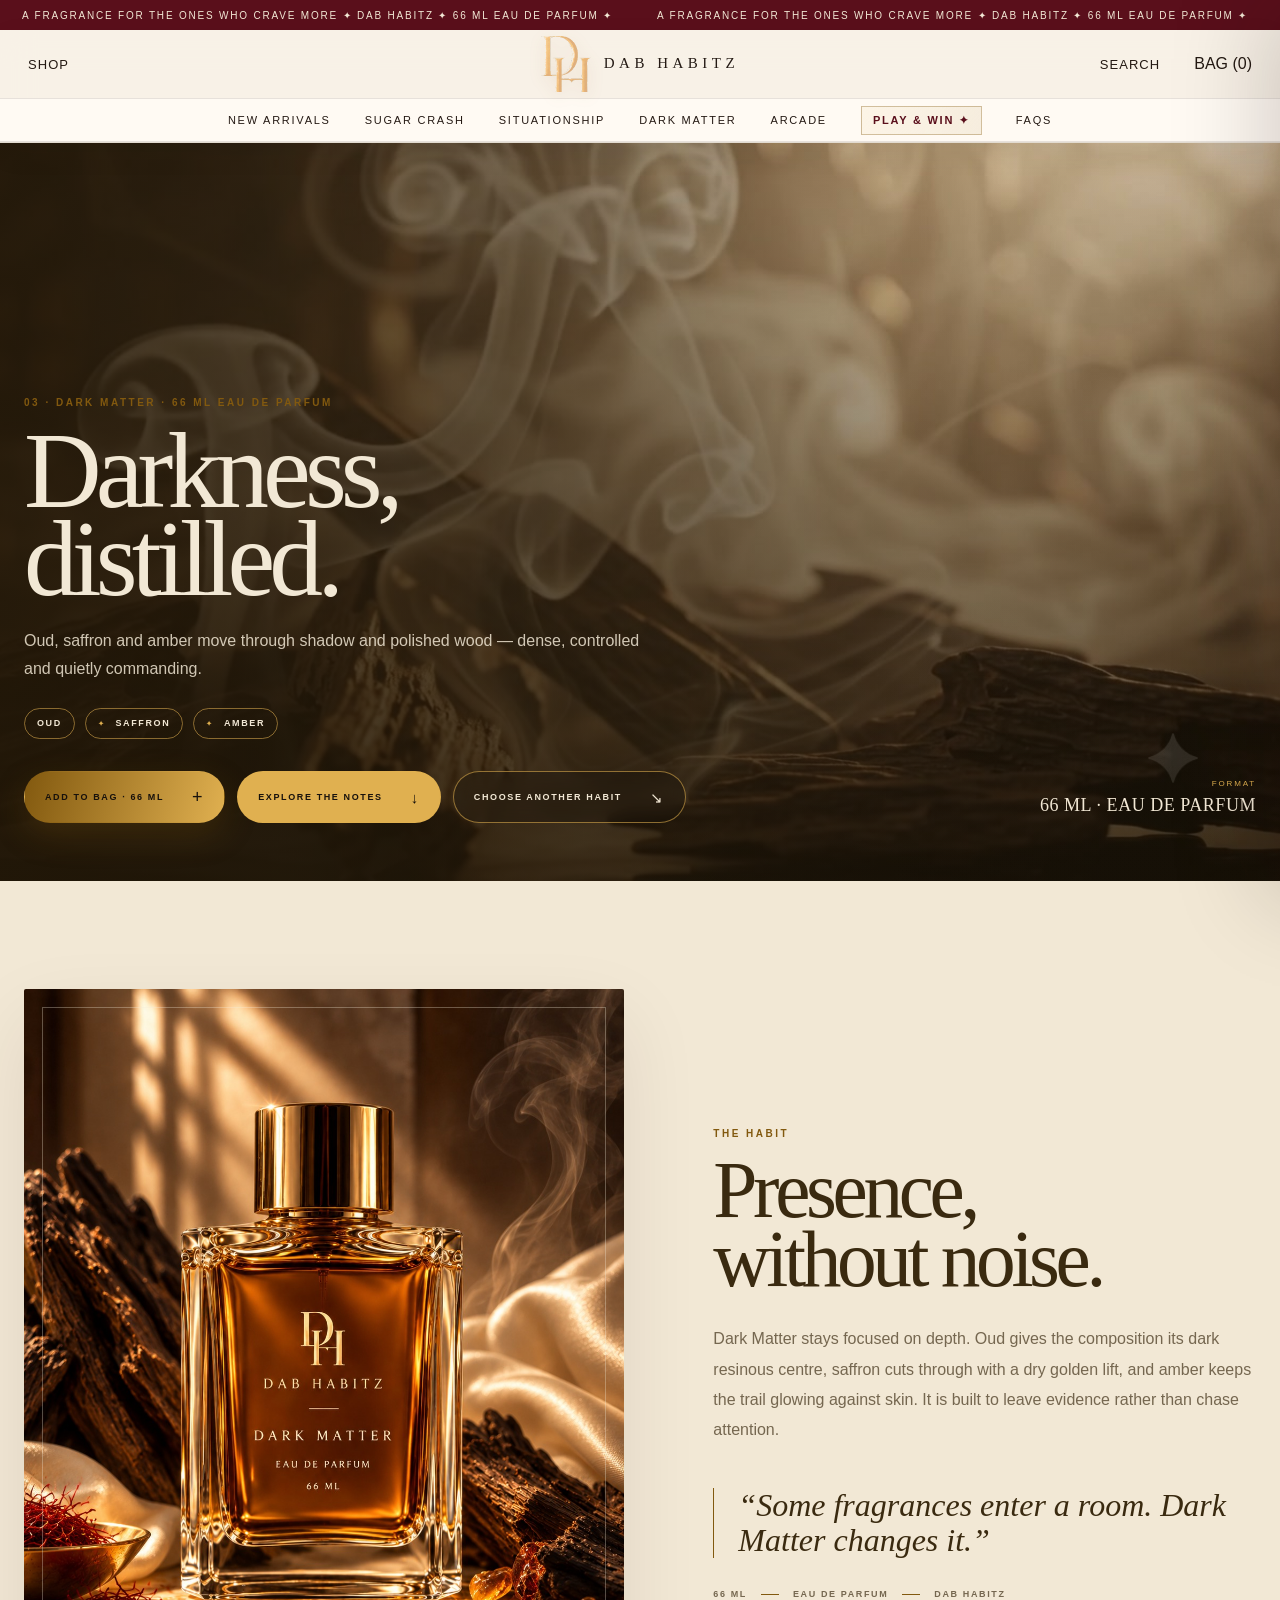
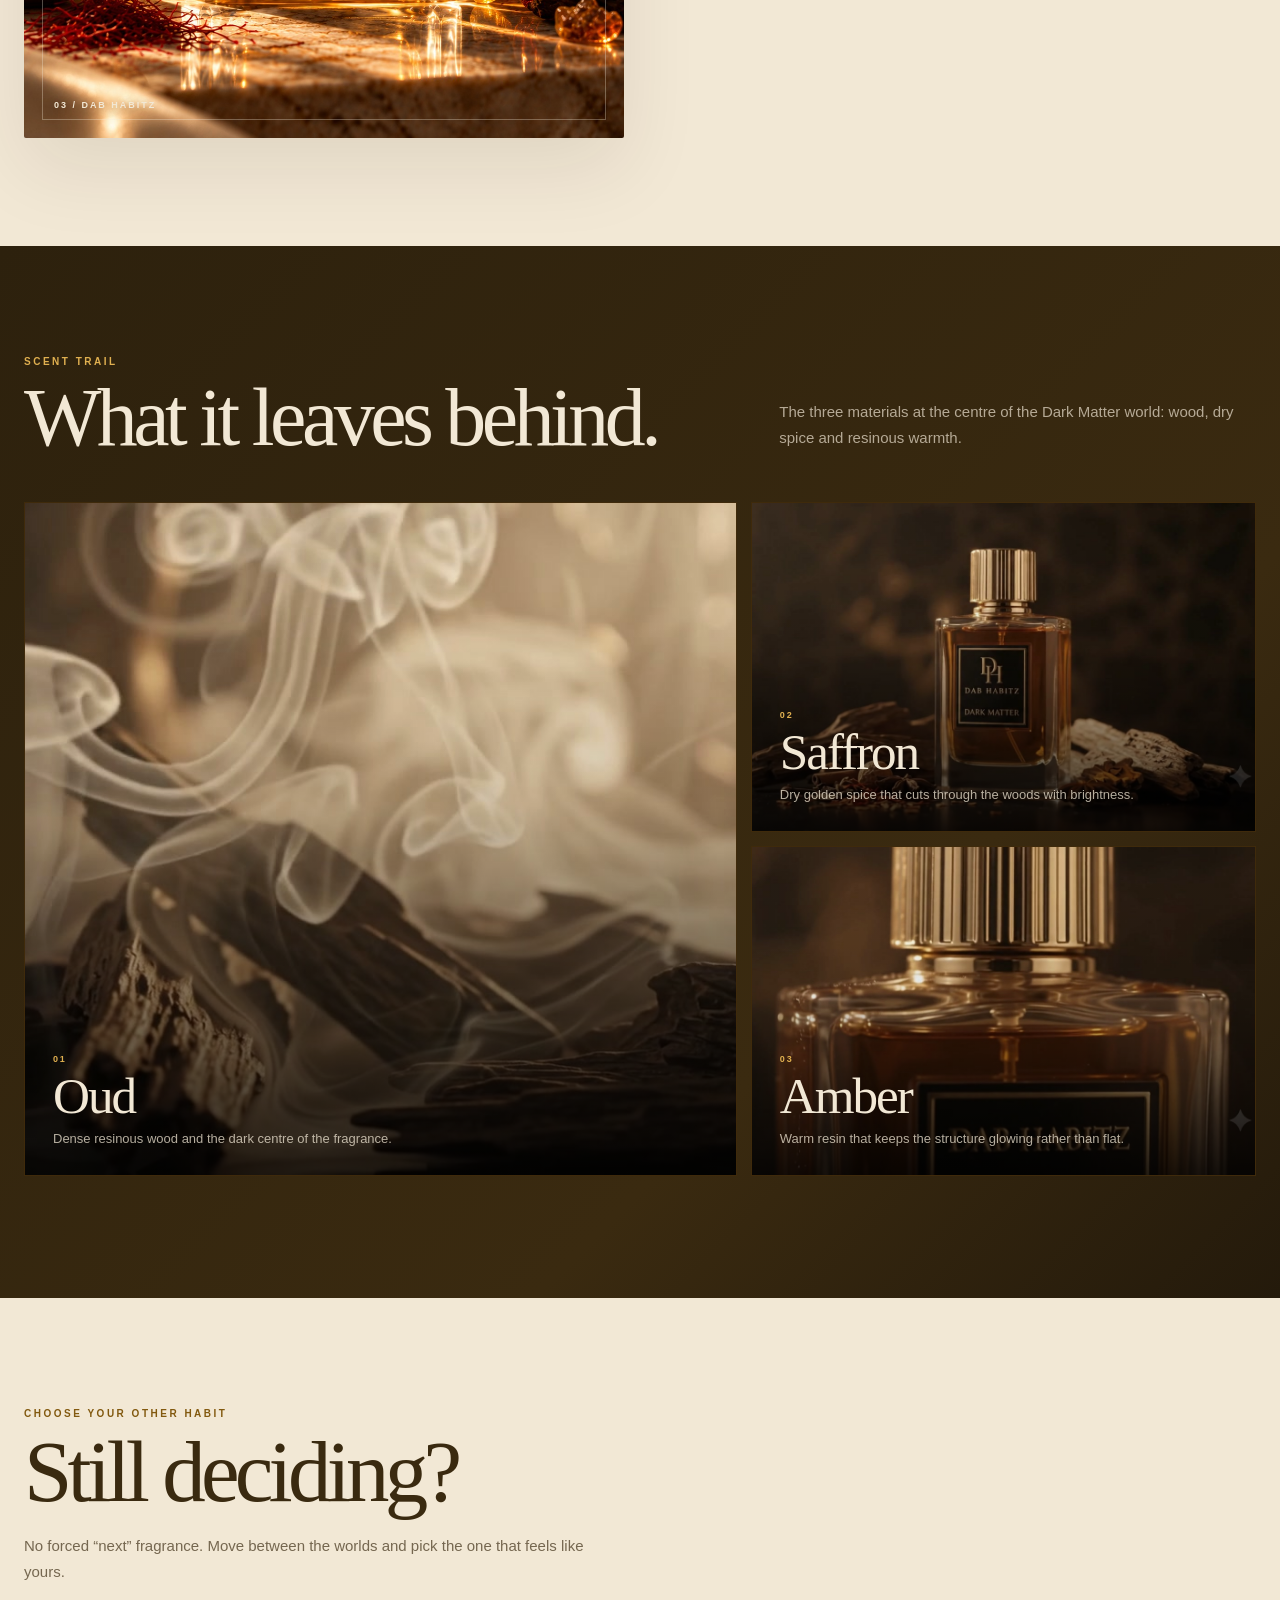
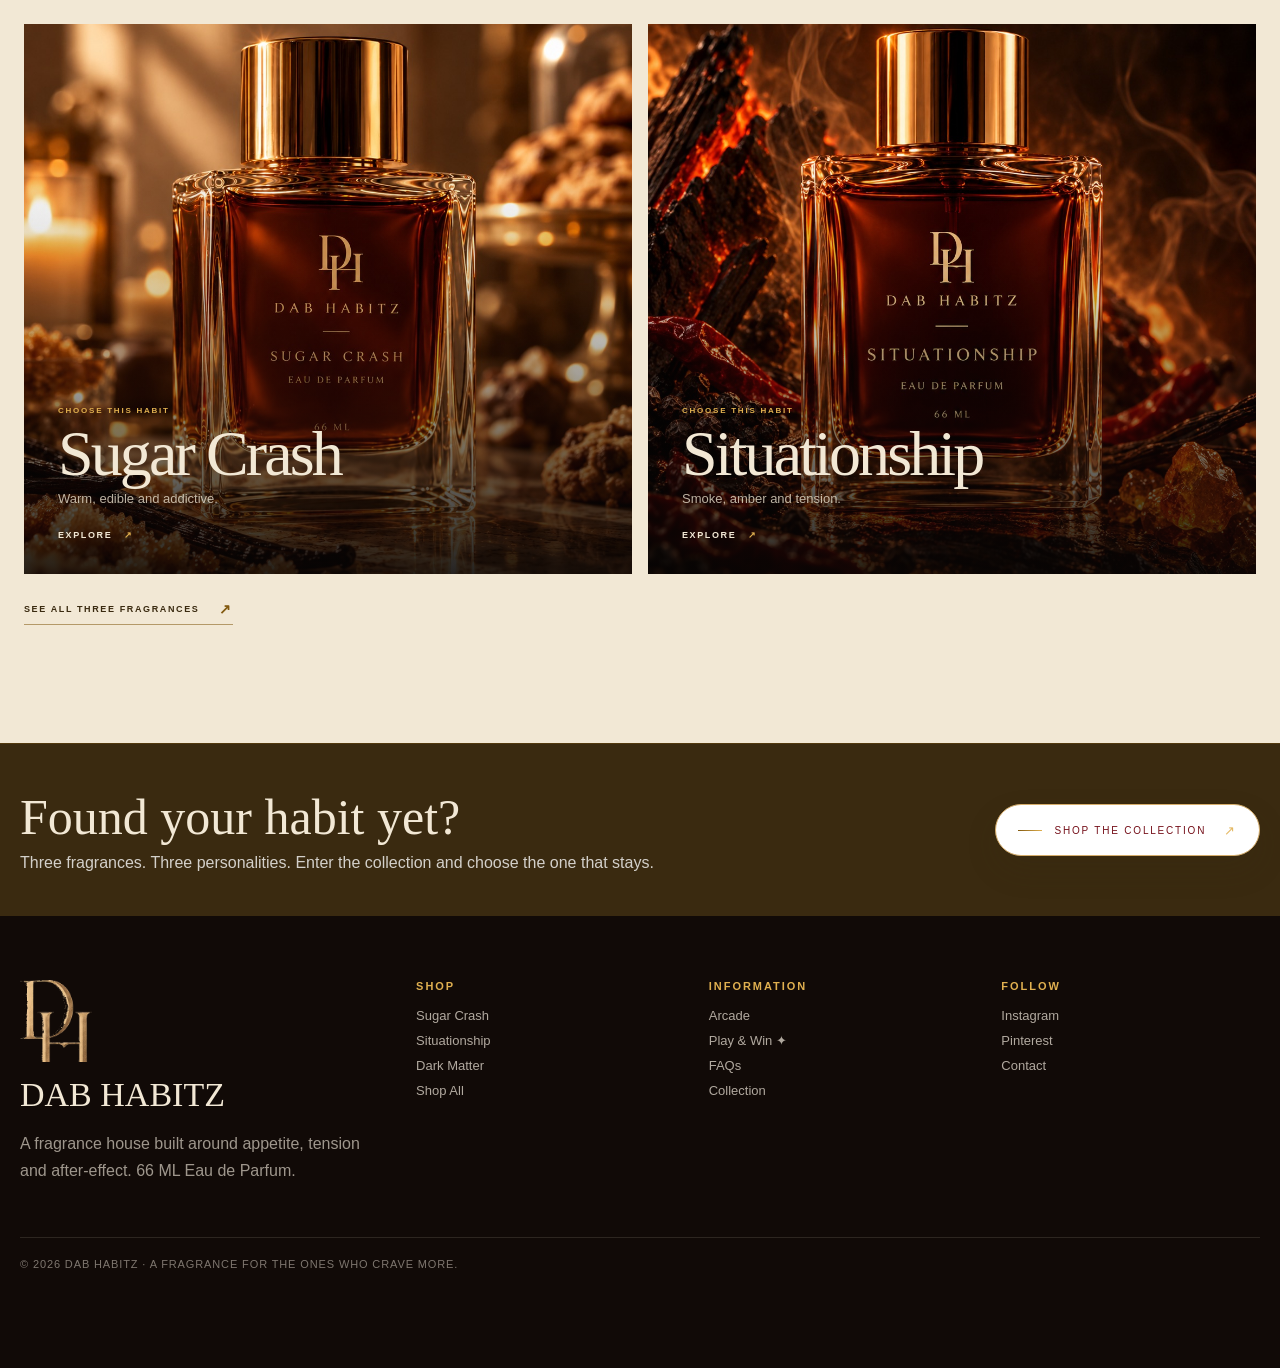
<file: darkmatter/index.html>
<!DOCTYPE html>
<html><head><meta charset="utf-8"/><meta content="width=device-width,initial-scale=1" name="viewport"/><title>Dark Matter — Dab Habitz</title><link href="../assets/bbb-dab.css" rel="stylesheet"/><link href="../assets/arcade-nudge.css" rel="stylesheet"/><link href="../assets/final-mobile.css" rel="stylesheet"/><link href="../assets/final-polish.css" rel="stylesheet"/></head><body class="product-page dark-matter-page"><div class="announcement"><div class="announcement-track"><span>A FRAGRANCE FOR THE ONES WHO CRAVE MORE ✦ DAB HABITZ ✦ 66 ML EAU DE PARFUM ✦</span><span>A FRAGRANCE FOR THE ONES WHO CRAVE MORE ✦ DAB HABITZ ✦ 66 ML EAU DE PARFUM ✦</span><span>A FRAGRANCE FOR THE ONES WHO CRAVE MORE ✦ DAB HABITZ ✦ 66 ML EAU DE PARFUM ✦</span><span>A FRAGRANCE FOR THE ONES WHO CRAVE MORE ✦ DAB HABITZ ✦ 66 ML EAU DE PARFUM ✦</span></div></div>
<header class="header"><div class="container header-top"><div class="icon-row"><button class="icon-btn menu-btn" data-menu="">☰</button><a class="icon-btn hide-mobile" href="../index.html#collection">SHOP</a></div><a class="brand" href="../index.html"><img alt="Dab Habitz" src="../assets/logo.png"/><span class="brand-word">DAB HABITZ</span></a><div class="icon-row end"><a class="icon-btn hide-mobile" href="../index.html#faq">SEARCH</a><button aria-label="Open bag" class="icon-btn cart-nav-trigger" data-cart-open="" type="button">BAG (<span data-cart-count="">0</span>)</button></div></div><nav class="desktop-nav"><div class="container"><a href="../index.html#collection">New Arrivals</a><a href="../sugarcrash/index.html">Sugar Crash</a><a href="../situationship/index.html">Situationship</a><a href="../darkmatter/index.html">Dark Matter</a><a href="../index.html#play-win">Arcade</a><a class="nav-play-win" href="../play-win/index.html">Play &amp; Win ✦</a><a href="../index.html#faq">FAQs</a></div></nav></header><main class="frg-main">
<section aria-label="Dark Matter campaign" class="frg-hero">
<video autoplay="" loop="" muted="" playsinline="" poster="../assets/dark-matter-stage-poster.jpg" preload="metadata"><source src="../assets/dark-matter-stage.mp4" type="video/mp4"/></video>
<div class="frg-hero-shade"></div>
<div class="container frg-hero-inner">
<div class="frg-hero-copy">
<div class="frg-kicker">03 · DARK MATTER · 66 ML EAU DE PARFUM</div>
<h1>Darkness,<br/>distilled.</h1>
<p>Oud, saffron and amber move through shadow and polished wood — dense, controlled and quietly commanding.</p>
<div aria-label="Key scent trail" class="frg-trail"><span>OUD</span><span>SAFFRON</span><span>AMBER</span></div>
<div class="frg-actions"><button class="frg-btn frg-btn-cart" data-add-cart="darkmatter" type="button">ADD TO BAG · 66 ML <span>+</span></button>
<a class="frg-btn frg-btn-solid" href="#notes">EXPLORE THE NOTES <span>↓</span></a>
<a class="frg-btn frg-btn-ghost" href="#choose">CHOOSE ANOTHER HABIT <span>↘</span></a>
</div>
</div>
<div class="frg-format"><span>FORMAT</span><strong>66 ML · EAU DE PARFUM</strong></div>
</div>
</section>
<section class="frg-story">
<div class="container frg-story-grid">
<figure class="frg-story-media"><img alt="Dark Matter bottle" src="../assets/dark-matter-portrait.jpg"/><figcaption>03 / DAB HABITZ</figcaption></figure>
<div class="frg-story-copy">
<div class="frg-kicker">THE HABIT</div>
<h2>Presence,<br/>without noise.</h2>
<p>Dark Matter stays focused on depth. Oud gives the composition its dark resinous centre, saffron cuts through with a dry golden lift, and amber keeps the trail glowing against skin. It is built to leave evidence rather than chase attention.</p>
<blockquote>“Some fragrances enter a room. Dark Matter changes it.”</blockquote>
<div class="frg-story-meta"><span>66 ML</span><i></i><span>EAU DE PARFUM</span><i></i><span>DAB HABITZ</span></div>
</div>
</div>
</section>
<section class="frg-notes" id="notes">
<div class="container">
<div class="frg-notes-head">
<div><div class="frg-kicker">SCENT TRAIL</div><h2>What it leaves behind.</h2></div>
<p>The three materials at the centre of the Dark Matter world: wood, dry spice and resinous warmth.</p>
</div>
<div class="frg-note-grid"><article class="frg-note-card">
<img alt="Oud visual" loading="lazy" onerror="this.onerror=null;this.src='../assets/dark-note-01.jpg'" referrerpolicy="no-referrer" src="../assets/dark-note-01.jpg"/>
<div class="frg-note-copy"><small>01</small><h3>Oud</h3><p>Dense resinous wood and the dark centre of the fragrance.</p></div>
</article><article class="frg-note-card">
<img alt="Saffron visual" loading="lazy" onerror="this.onerror=null;this.src='../assets/dark-note-02.jpg'" referrerpolicy="no-referrer" src="https://images.pexels.com/photos/33654800/pexels-photo-33654800.jpeg?auto=compress&amp;cs=tinysrgb&amp;w=1400"/>
<div class="frg-note-copy"><small>02</small><h3>Saffron</h3><p>Dry golden spice that cuts through the woods with brightness.</p></div>
</article><article class="frg-note-card">
<img alt="Amber visual" loading="lazy" onerror="this.onerror=null;this.src='../assets/dark-note-03.jpg'" referrerpolicy="no-referrer" src="https://images.pexels.com/photos/35963723/pexels-photo-35963723.jpeg?auto=compress&amp;cs=tinysrgb&amp;w=1400"/>
<div class="frg-note-copy"><small>03</small><h3>Amber</h3><p>Warm resin that keeps the structure glowing rather than flat.</p></div>
</article></div>
</div>
</section>
<section class="frg-choose" id="choose">
<div class="container">
<div class="frg-choose-head"><div class="frg-kicker">CHOOSE YOUR OTHER HABIT</div><h2>Still deciding?</h2><p>No forced “next” fragrance. Move between the worlds and pick the one that feels like yours.</p></div>
<div class="frg-choice-grid"><a class="frg-choice" href="../sugarcrash/index.html">
<img alt="Sugar Crash perfume" src="../assets/sugar-crash-portrait.jpg"/>
<span class="frg-choice-shade"></span>
<div class="frg-choice-copy"><small>CHOOSE THIS HABIT</small><h3>Sugar Crash</h3><p>Warm, edible and addictive.</p><b>EXPLORE <i>↗</i></b></div>
</a><a class="frg-choice" href="../situationship/index.html">
<img alt="Situationship perfume" src="../assets/situationship-portrait.jpg"/>
<span class="frg-choice-shade"></span>
<div class="frg-choice-copy"><small>CHOOSE THIS HABIT</small><h3>Situationship</h3><p>Smoke, amber and tension.</p><b>EXPLORE <i>↗</i></b></div>
</a></div>
<a class="frg-all" href="../index.html#collection">SEE ALL THREE FRAGRANCES <span>↗</span></a>
</div>
</section>
</main><section class="login-banner"><div class="container login-grid"><div><h2>Found your habit yet?</h2><p>Three fragrances. Three personalities. Enter the collection and choose the one that stays.</p></div><a class="btn light" href="../index.html#collection">Shop the collection</a></div></section><footer class="footer"><div class="container"><div class="footer-grid"><div class="footer-brand"><img alt="Dab Habitz" src="../assets/logo.png"/><h3>DAB HABITZ</h3><p>A fragrance house built around appetite, tension and after-effect. 66 ML Eau de Parfum.</p></div><div><h4>Shop</h4><a href="../sugarcrash/index.html">Sugar Crash</a><a href="../situationship/index.html">Situationship</a><a href="../darkmatter/index.html">Dark Matter</a><a href="../index.html#collection">Shop All</a></div><div><h4>Information</h4><a href="../index.html#play-win">Arcade</a><a class="nav-play-win" href="../play-win/index.html">Play &amp; Win ✦</a><a href="../index.html#faq">FAQs</a><a href="../index.html#collection">Collection</a></div><div><h4>Follow</h4><a href="#">Instagram</a><a href="#">Pinterest</a><a href="#">Contact</a></div></div><div class="copyright">© 2026 DAB HABITZ · A FRAGRANCE FOR THE ONES WHO CRAVE MORE.</div></div></footer><nav class="mobile-nav"><a href="../index.html"><b>⌂</b>Home</a><a href="../index.html#collection"><b>◫</b>Collection</a><a href="../index.html#faq"><b>⌕</b>Search</a><a class="mobile-play-win" href="../play-win/index.html"><b>✦</b>Play</a><a href="../index.html#collection"><b>○</b>Bag</a></nav><script src="../assets/bbb-dab.js"></script><script src="../assets/arcade-nudge.js"></script><script src="../assets/cart.js"></script></body></html>
</file>
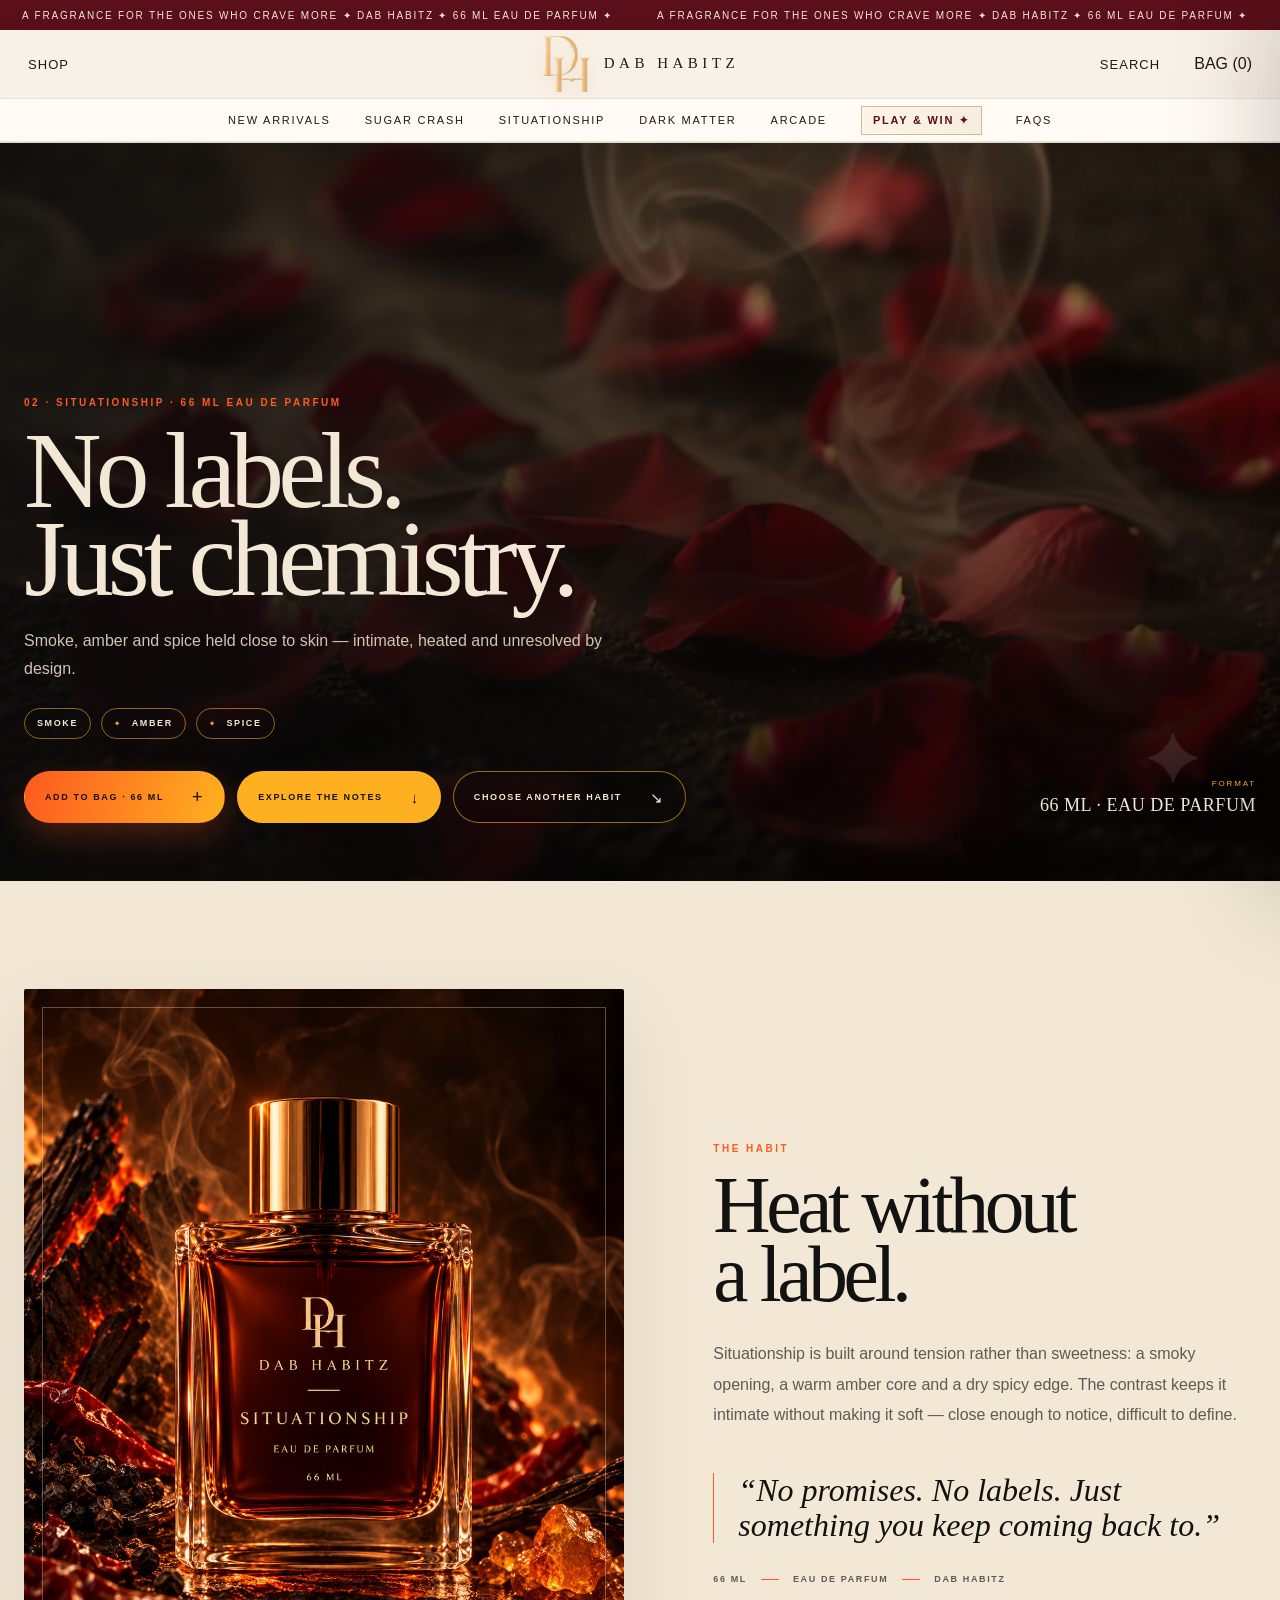
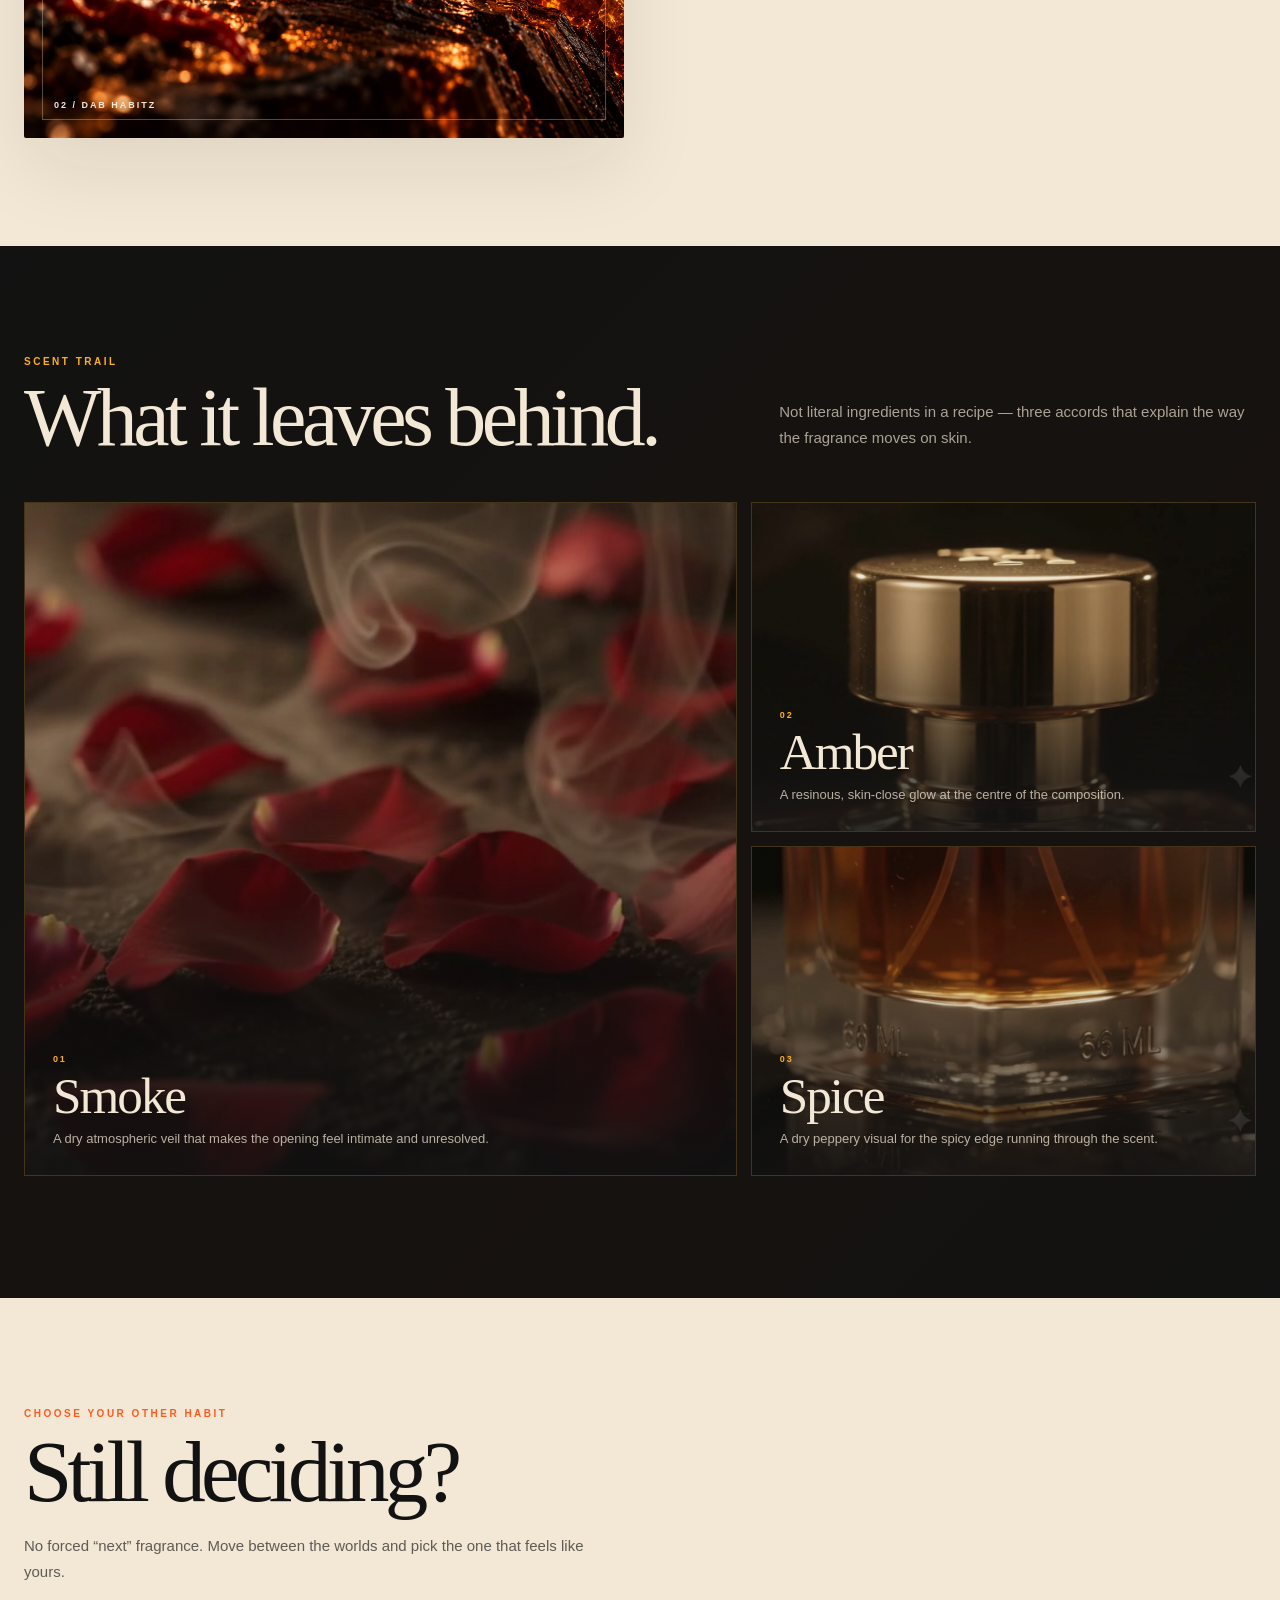
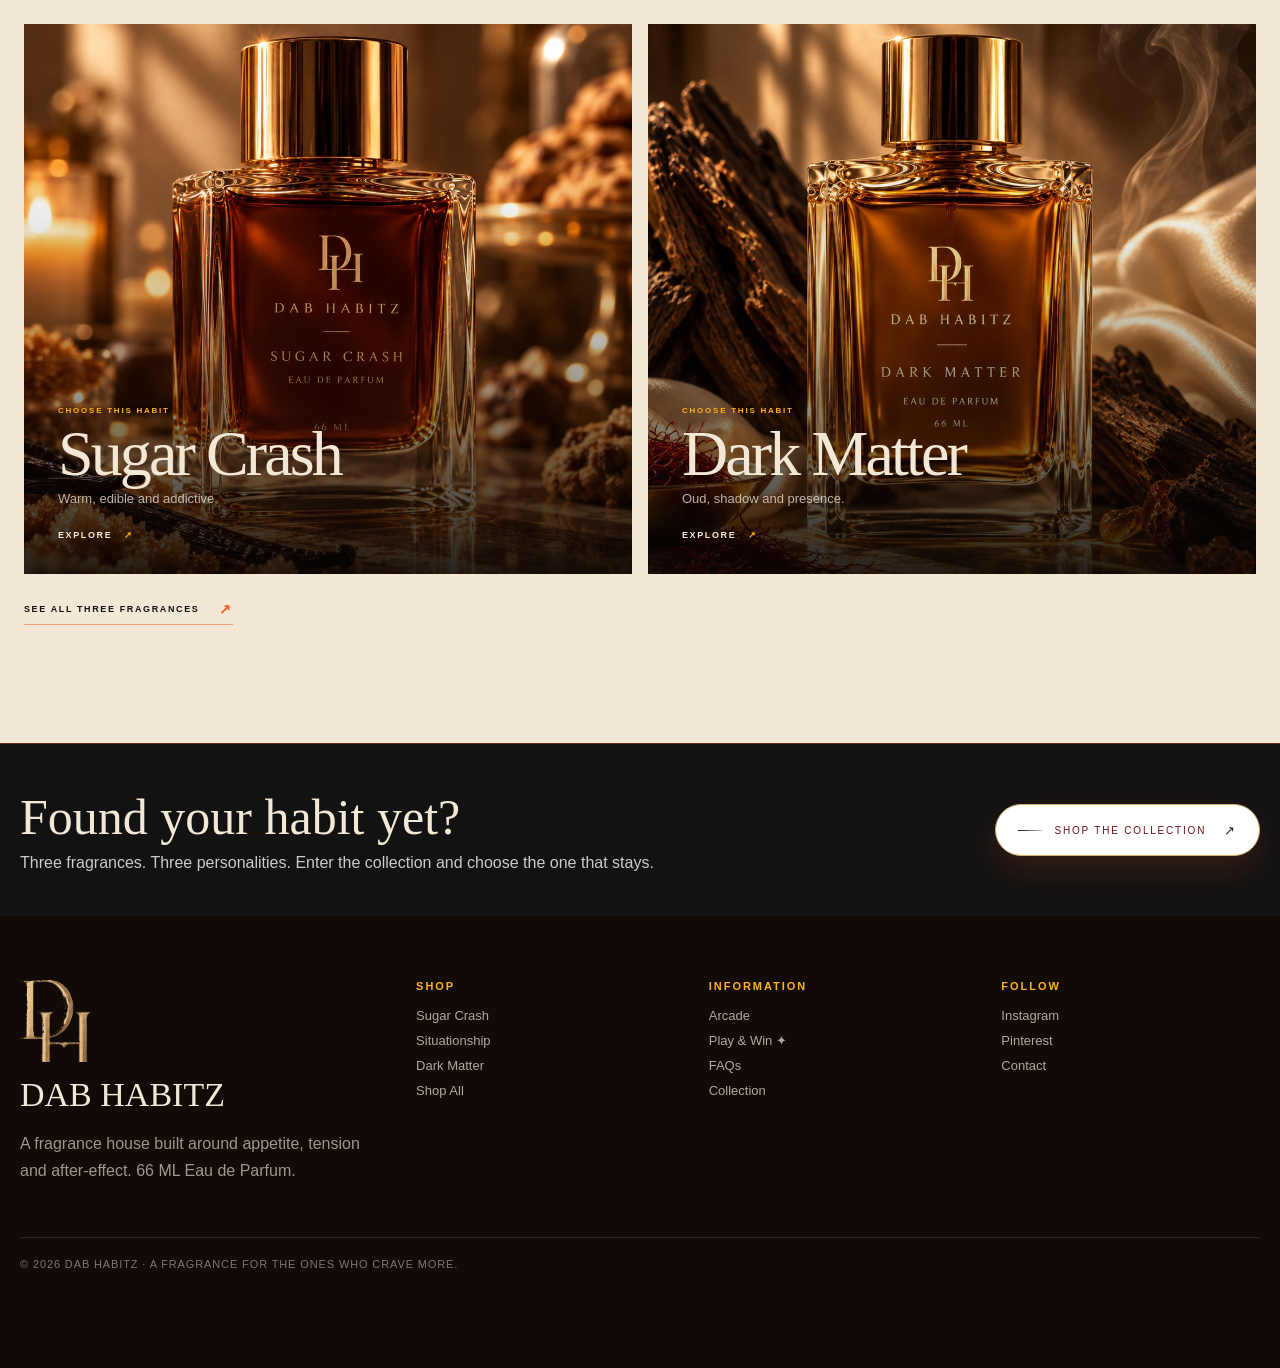
<file: situationship/index.html>
<!DOCTYPE html>
<html><head><meta charset="utf-8"/><meta content="width=device-width,initial-scale=1" name="viewport"/><title>Situationship — Dab Habitz</title><link href="../assets/bbb-dab.css" rel="stylesheet"/><link href="../assets/arcade-nudge.css" rel="stylesheet"/><link href="../assets/final-mobile.css" rel="stylesheet"/><link href="../assets/final-polish.css" rel="stylesheet"/></head><body class="product-page situationship-page"><div class="announcement"><div class="announcement-track"><span>A FRAGRANCE FOR THE ONES WHO CRAVE MORE ✦ DAB HABITZ ✦ 66 ML EAU DE PARFUM ✦</span><span>A FRAGRANCE FOR THE ONES WHO CRAVE MORE ✦ DAB HABITZ ✦ 66 ML EAU DE PARFUM ✦</span><span>A FRAGRANCE FOR THE ONES WHO CRAVE MORE ✦ DAB HABITZ ✦ 66 ML EAU DE PARFUM ✦</span><span>A FRAGRANCE FOR THE ONES WHO CRAVE MORE ✦ DAB HABITZ ✦ 66 ML EAU DE PARFUM ✦</span></div></div>
<header class="header"><div class="container header-top"><div class="icon-row"><button class="icon-btn menu-btn" data-menu="">☰</button><a class="icon-btn hide-mobile" href="../index.html#collection">SHOP</a></div><a class="brand" href="../index.html"><img alt="Dab Habitz" src="../assets/logo.png"/><span class="brand-word">DAB HABITZ</span></a><div class="icon-row end"><a class="icon-btn hide-mobile" href="../index.html#faq">SEARCH</a><button aria-label="Open bag" class="icon-btn cart-nav-trigger" data-cart-open="" type="button">BAG (<span data-cart-count="">0</span>)</button></div></div><nav class="desktop-nav"><div class="container"><a href="../index.html#collection">New Arrivals</a><a href="../sugarcrash/index.html">Sugar Crash</a><a href="../situationship/index.html">Situationship</a><a href="../darkmatter/index.html">Dark Matter</a><a href="../index.html#play-win">Arcade</a><a class="nav-play-win" href="../play-win/index.html">Play &amp; Win ✦</a><a href="../index.html#faq">FAQs</a></div></nav></header><main class="frg-main">
<section aria-label="Situationship campaign" class="frg-hero">
<video autoplay="" loop="" muted="" playsinline="" poster="../assets/situationship-stage-poster.jpg" preload="metadata"><source src="../assets/situationship-stage.mp4" type="video/mp4"/></video>
<div class="frg-hero-shade"></div>
<div class="container frg-hero-inner">
<div class="frg-hero-copy">
<div class="frg-kicker">02 · SITUATIONSHIP · 66 ML EAU DE PARFUM</div>
<h1>No labels.<br/>Just chemistry.</h1>
<p>Smoke, amber and spice held close to skin — intimate, heated and unresolved by design.</p>
<div aria-label="Key scent trail" class="frg-trail"><span>SMOKE</span><span>AMBER</span><span>SPICE</span></div>
<div class="frg-actions"><button class="frg-btn frg-btn-cart" data-add-cart="situationship" type="button">ADD TO BAG · 66 ML <span>+</span></button>
<a class="frg-btn frg-btn-solid" href="#notes">EXPLORE THE NOTES <span>↓</span></a>
<a class="frg-btn frg-btn-ghost" href="#choose">CHOOSE ANOTHER HABIT <span>↘</span></a>
</div>
</div>
<div class="frg-format"><span>FORMAT</span><strong>66 ML · EAU DE PARFUM</strong></div>
</div>
</section>
<section class="frg-story">
<div class="container frg-story-grid">
<figure class="frg-story-media"><img alt="Situationship bottle" src="../assets/situationship-portrait.jpg"/><figcaption>02 / DAB HABITZ</figcaption></figure>
<div class="frg-story-copy">
<div class="frg-kicker">THE HABIT</div>
<h2>Heat without<br/>a label.</h2>
<p>Situationship is built around tension rather than sweetness: a smoky opening, a warm amber core and a dry spicy edge. The contrast keeps it intimate without making it soft — close enough to notice, difficult to define.</p>
<blockquote>“No promises. No labels. Just something you keep coming back to.”</blockquote>
<div class="frg-story-meta"><span>66 ML</span><i></i><span>EAU DE PARFUM</span><i></i><span>DAB HABITZ</span></div>
</div>
</div>
</section>
<section class="frg-notes" id="notes">
<div class="container">
<div class="frg-notes-head">
<div><div class="frg-kicker">SCENT TRAIL</div><h2>What it leaves behind.</h2></div>
<p>Not literal ingredients in a recipe — three accords that explain the way the fragrance moves on skin.</p>
</div>
<div class="frg-note-grid"><article class="frg-note-card">
<img alt="Smoke visual" loading="lazy" onerror="this.onerror=null;this.src='../assets/situation-note-01.jpg'" referrerpolicy="no-referrer" src="https://images.pexels.com/photos/36626434/pexels-photo-36626434.jpeg?auto=compress&amp;cs=tinysrgb&amp;w=1800"/>
<div class="frg-note-copy"><small>01</small><h3>Smoke</h3><p>A dry atmospheric veil that makes the opening feel intimate and unresolved.</p></div>
</article><article class="frg-note-card">
<img alt="Amber visual" loading="lazy" onerror="this.onerror=null;this.src='../assets/situation-note-03.jpg'" referrerpolicy="no-referrer" src="https://images.pexels.com/photos/35963723/pexels-photo-35963723.jpeg?auto=compress&amp;cs=tinysrgb&amp;w=1400"/>
<div class="frg-note-copy"><small>02</small><h3>Amber</h3><p>A resinous, skin-close glow at the centre of the composition.</p></div>
</article><article class="frg-note-card">
<img alt="Spice visual" loading="lazy" onerror="this.onerror=null;this.src='../assets/situation-note-04.jpg'" referrerpolicy="no-referrer" src="https://images.pexels.com/photos/5244105/pexels-photo-5244105.jpeg?auto=compress&amp;cs=tinysrgb&amp;w=1400"/>
<div class="frg-note-copy"><small>03</small><h3>Spice</h3><p>A dry peppery visual for the spicy edge running through the scent.</p></div>
</article></div>
</div>
</section>
<section class="frg-choose" id="choose">
<div class="container">
<div class="frg-choose-head"><div class="frg-kicker">CHOOSE YOUR OTHER HABIT</div><h2>Still deciding?</h2><p>No forced “next” fragrance. Move between the worlds and pick the one that feels like yours.</p></div>
<div class="frg-choice-grid"><a class="frg-choice" href="../sugarcrash/index.html">
<img alt="Sugar Crash perfume" src="../assets/sugar-crash-portrait.jpg"/>
<span class="frg-choice-shade"></span>
<div class="frg-choice-copy"><small>CHOOSE THIS HABIT</small><h3>Sugar Crash</h3><p>Warm, edible and addictive.</p><b>EXPLORE <i>↗</i></b></div>
</a><a class="frg-choice" href="../darkmatter/index.html">
<img alt="Dark Matter perfume" src="../assets/dark-matter-portrait.jpg"/>
<span class="frg-choice-shade"></span>
<div class="frg-choice-copy"><small>CHOOSE THIS HABIT</small><h3>Dark Matter</h3><p>Oud, shadow and presence.</p><b>EXPLORE <i>↗</i></b></div>
</a></div>
<a class="frg-all" href="../index.html#collection">SEE ALL THREE FRAGRANCES <span>↗</span></a>
</div>
</section>
</main><section class="login-banner"><div class="container login-grid"><div><h2>Found your habit yet?</h2><p>Three fragrances. Three personalities. Enter the collection and choose the one that stays.</p></div><a class="btn light" href="../index.html#collection">Shop the collection</a></div></section><footer class="footer"><div class="container"><div class="footer-grid"><div class="footer-brand"><img alt="Dab Habitz" src="../assets/logo.png"/><h3>DAB HABITZ</h3><p>A fragrance house built around appetite, tension and after-effect. 66 ML Eau de Parfum.</p></div><div><h4>Shop</h4><a href="../sugarcrash/index.html">Sugar Crash</a><a href="../situationship/index.html">Situationship</a><a href="../darkmatter/index.html">Dark Matter</a><a href="../index.html#collection">Shop All</a></div><div><h4>Information</h4><a href="../index.html#play-win">Arcade</a><a class="nav-play-win" href="../play-win/index.html">Play &amp; Win ✦</a><a href="../index.html#faq">FAQs</a><a href="../index.html#collection">Collection</a></div><div><h4>Follow</h4><a href="#">Instagram</a><a href="#">Pinterest</a><a href="#">Contact</a></div></div><div class="copyright">© 2026 DAB HABITZ · A FRAGRANCE FOR THE ONES WHO CRAVE MORE.</div></div></footer><nav class="mobile-nav"><a href="../index.html"><b>⌂</b>Home</a><a href="../index.html#collection"><b>◫</b>Collection</a><a href="../index.html#faq"><b>⌕</b>Search</a><a class="mobile-play-win" href="../play-win/index.html"><b>✦</b>Play</a><a href="../index.html#collection"><b>○</b>Bag</a></nav><script src="../assets/bbb-dab.js"></script><script src="../assets/arcade-nudge.js"></script><script src="../assets/cart.js"></script></body></html>
</file>
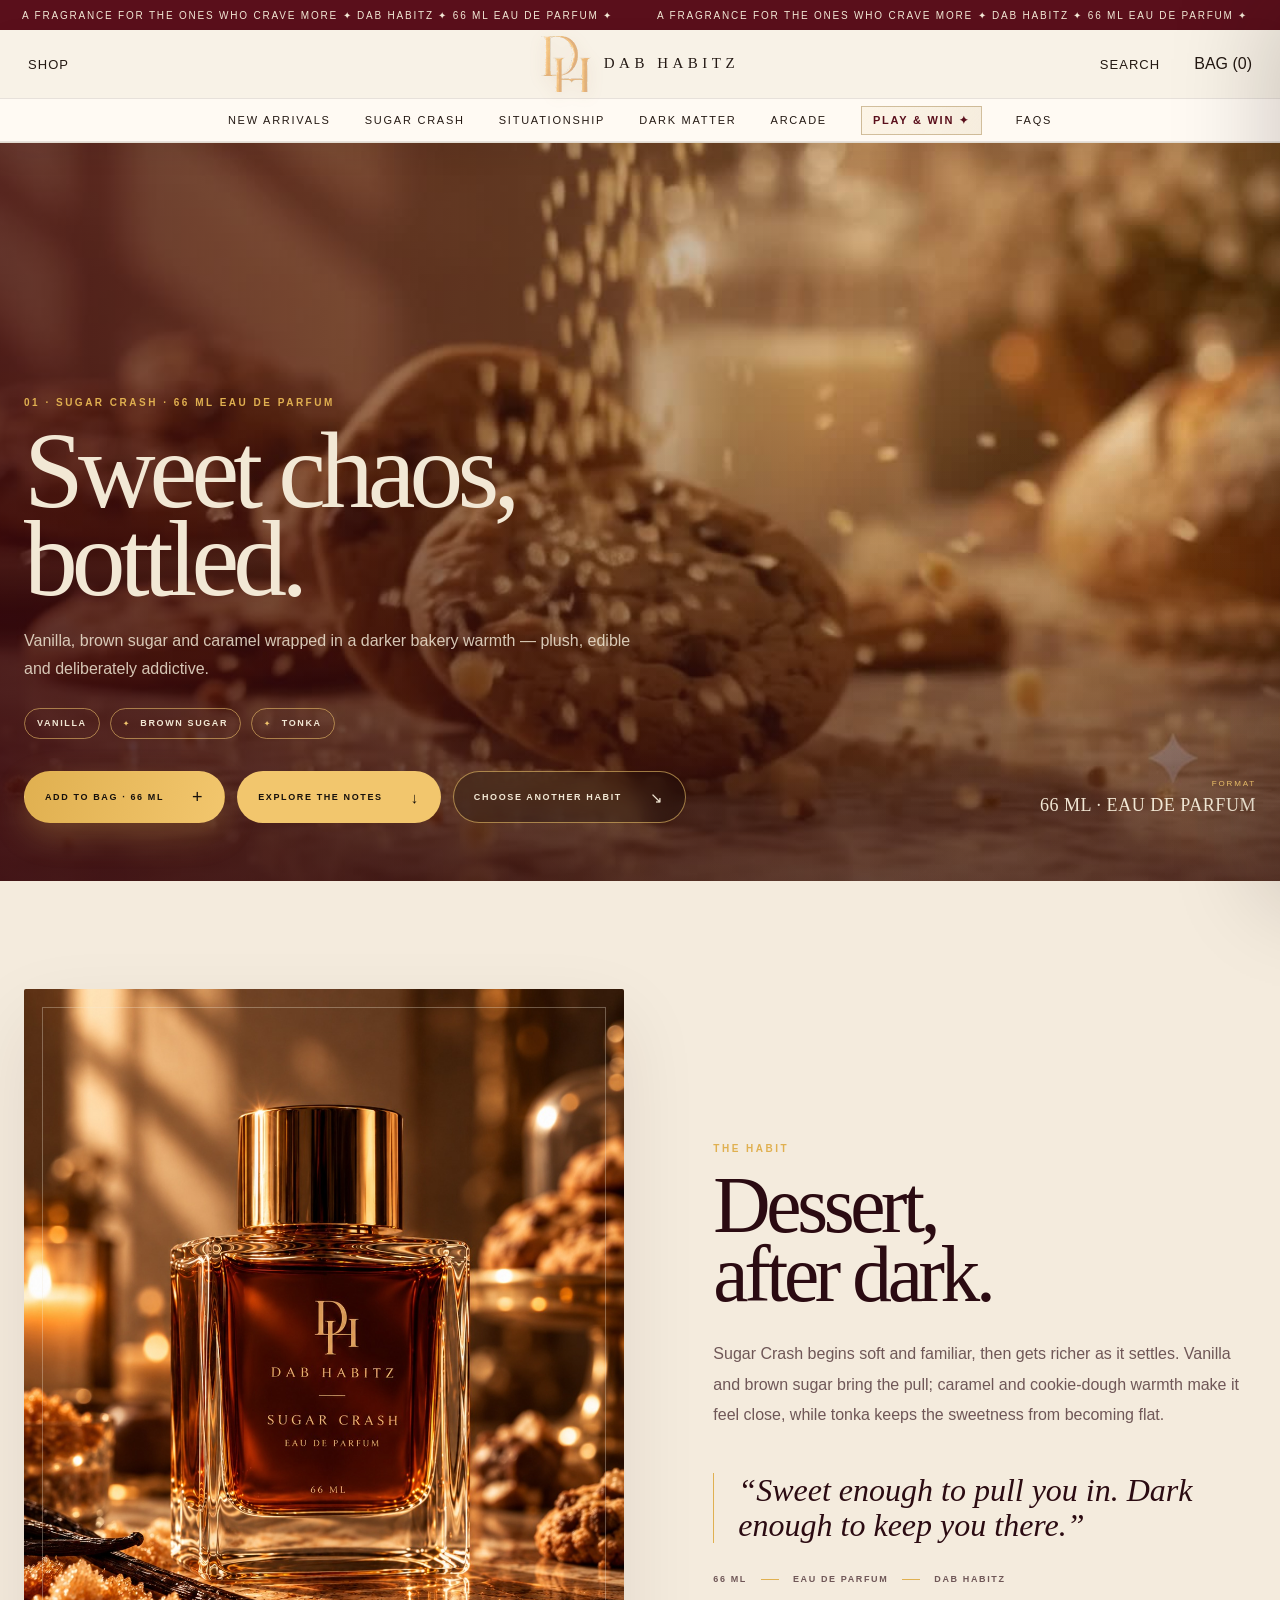
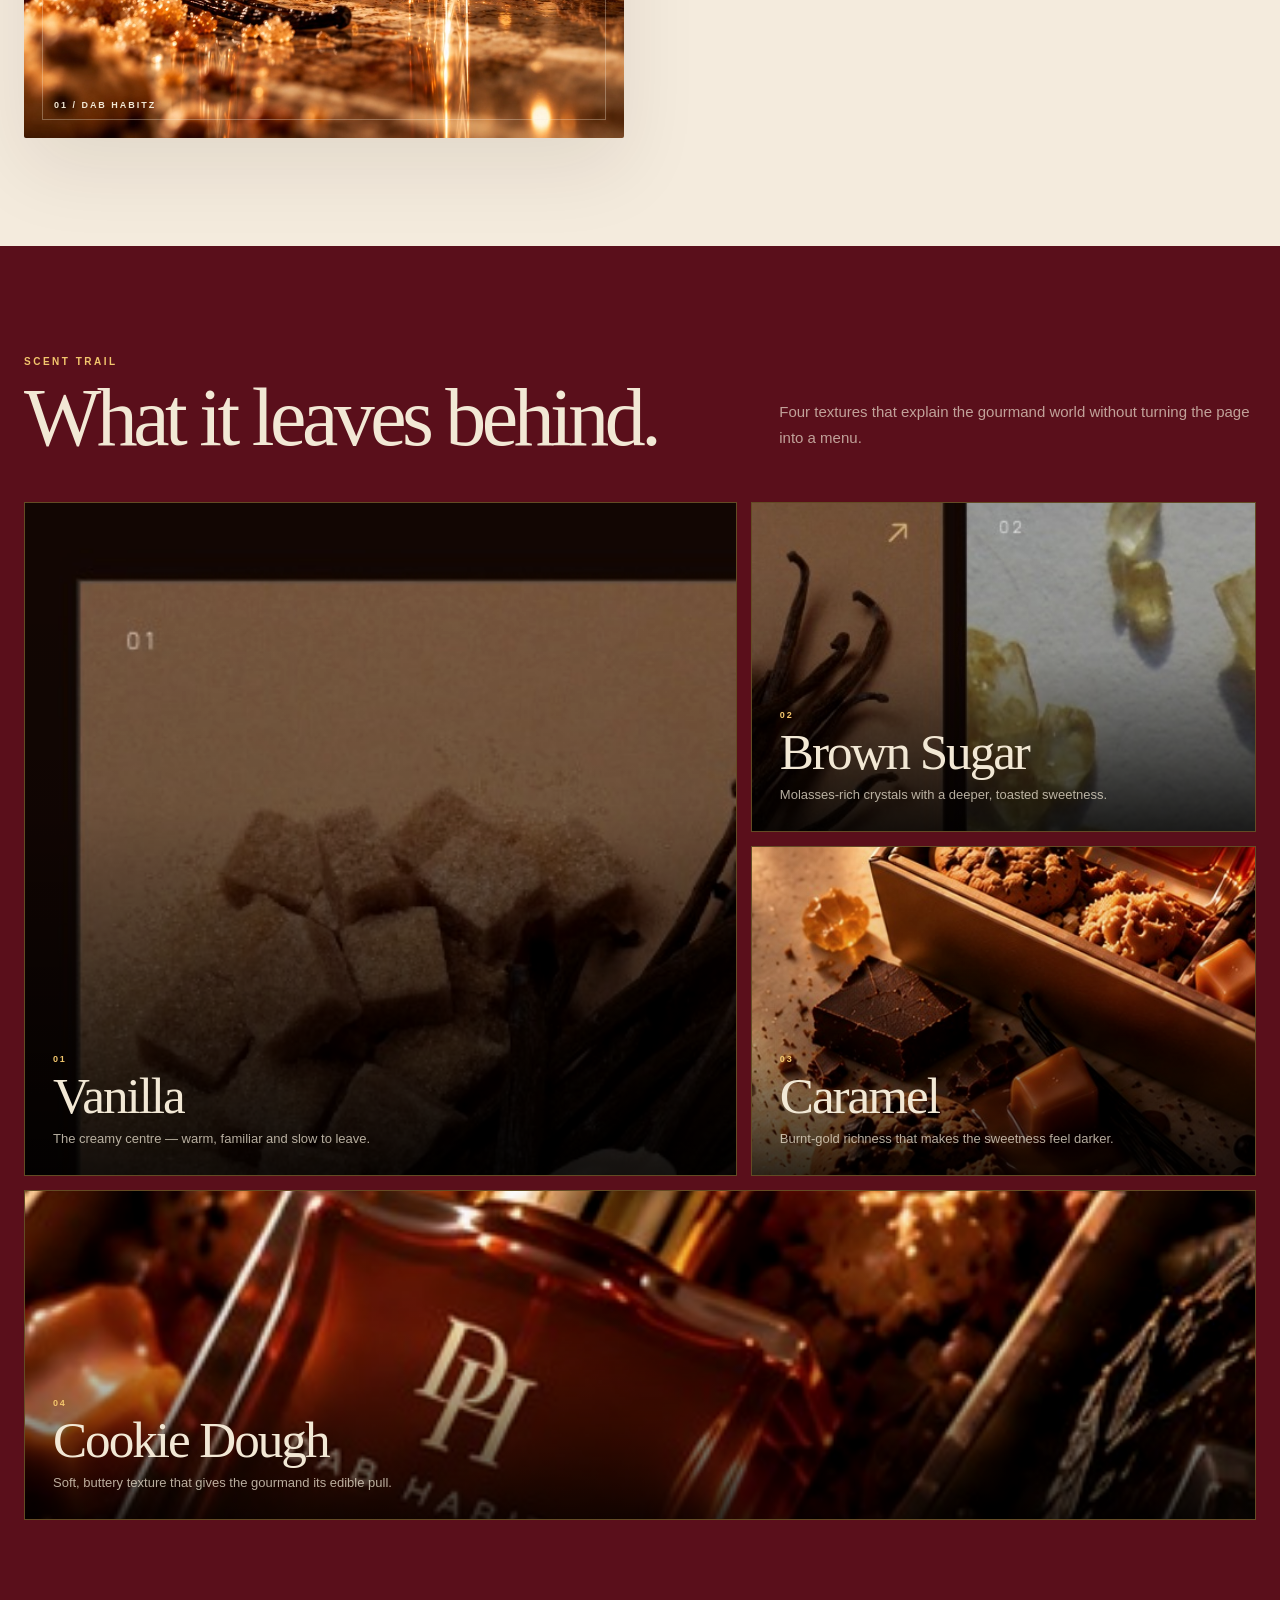
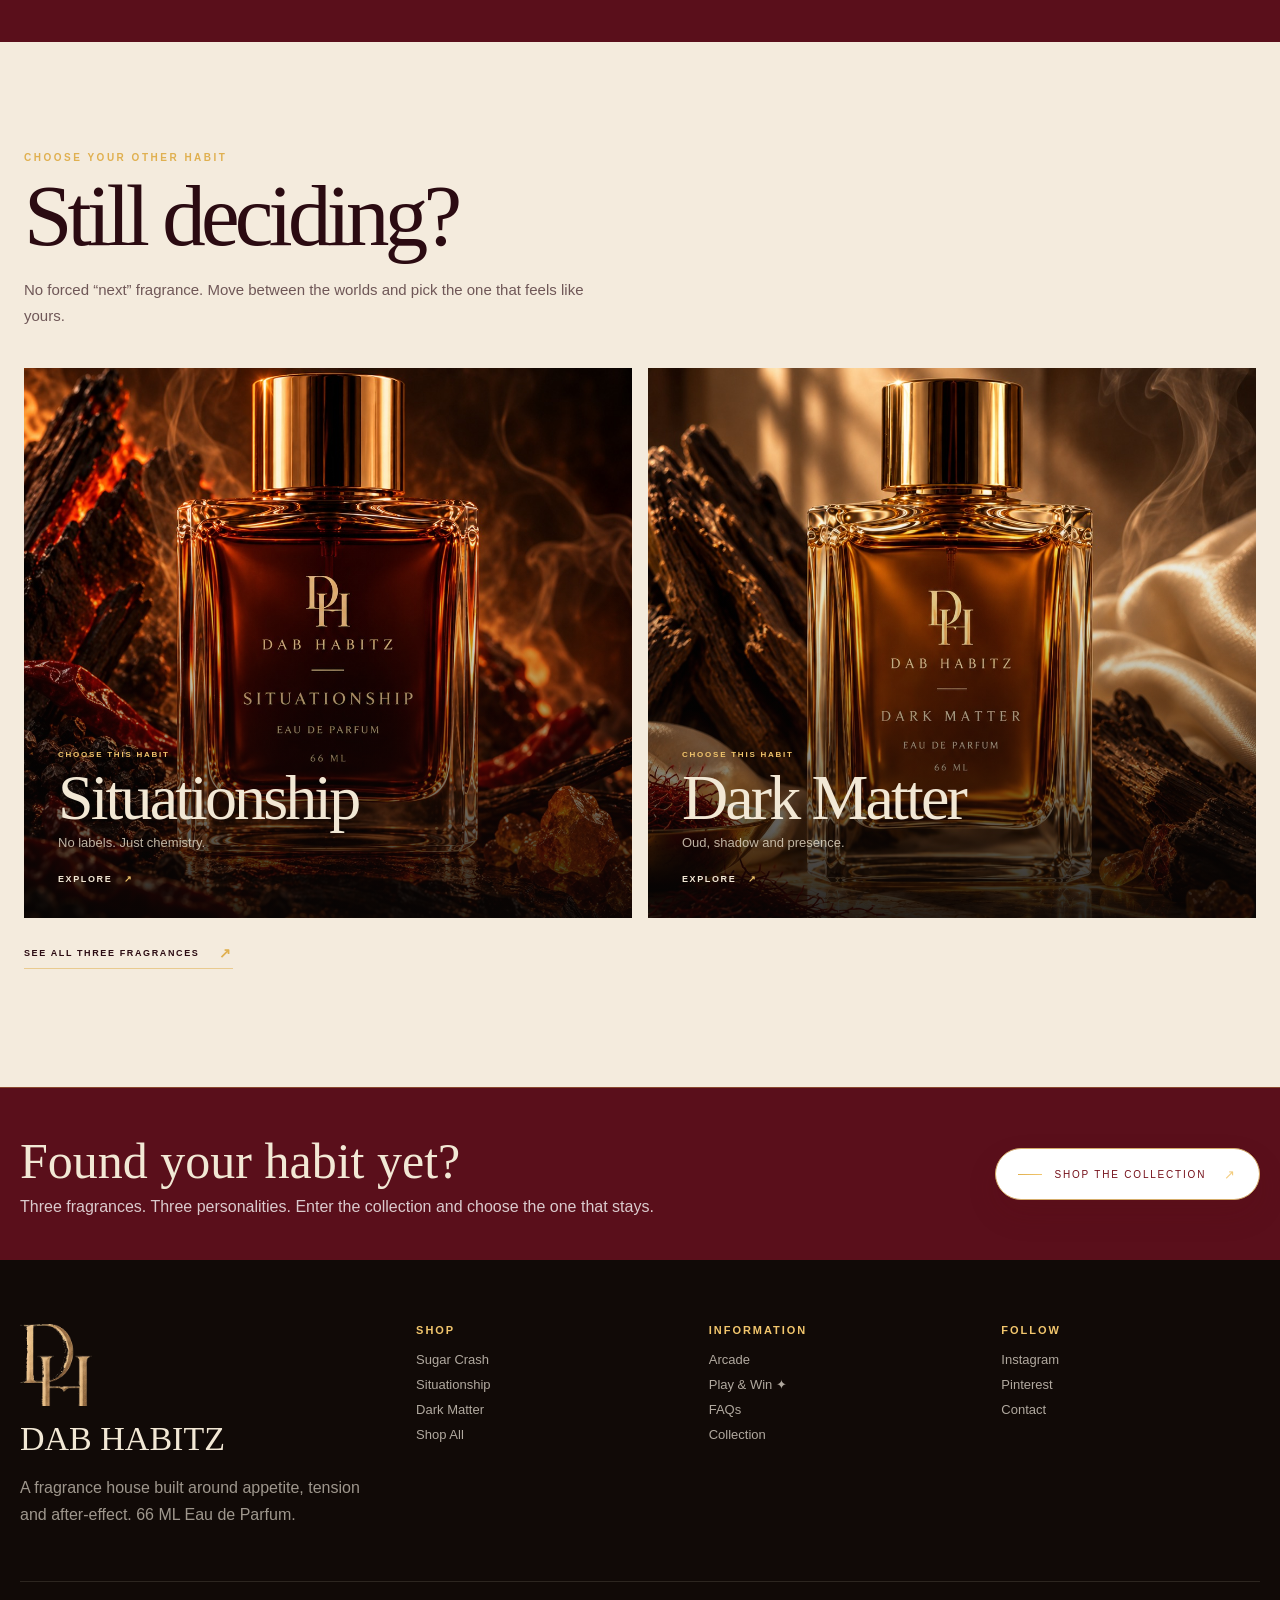
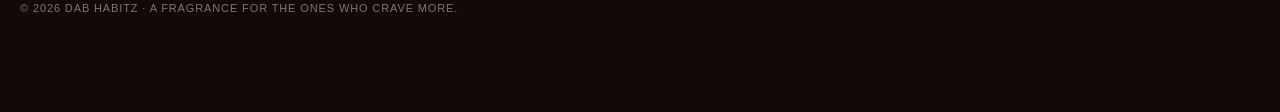
<file: sugarcrash/index.html>
<!DOCTYPE html>
<html><head><meta charset="utf-8"/><meta content="width=device-width,initial-scale=1" name="viewport"/><title>Sugar Crash — Dab Habitz</title><link href="../assets/bbb-dab.css" rel="stylesheet"/><link href="../assets/arcade-nudge.css" rel="stylesheet"/><link href="../assets/final-mobile.css" rel="stylesheet"/><link href="../assets/final-polish.css" rel="stylesheet"/></head><body class="product-page sugar-crash-page"><div class="announcement"><div class="announcement-track"><span>A FRAGRANCE FOR THE ONES WHO CRAVE MORE ✦ DAB HABITZ ✦ 66 ML EAU DE PARFUM ✦</span><span>A FRAGRANCE FOR THE ONES WHO CRAVE MORE ✦ DAB HABITZ ✦ 66 ML EAU DE PARFUM ✦</span><span>A FRAGRANCE FOR THE ONES WHO CRAVE MORE ✦ DAB HABITZ ✦ 66 ML EAU DE PARFUM ✦</span><span>A FRAGRANCE FOR THE ONES WHO CRAVE MORE ✦ DAB HABITZ ✦ 66 ML EAU DE PARFUM ✦</span></div></div><header class="header"><div class="container header-top"><div class="icon-row"><button class="icon-btn menu-btn" data-menu="">☰</button><a class="icon-btn hide-mobile" href="../index.html#collection">SHOP</a></div><a class="brand" href="../index.html"><img alt="Dab Habitz" src="../assets/logo.png"/><span class="brand-word">DAB HABITZ</span></a><div class="icon-row end"><a class="icon-btn hide-mobile" href="../index.html#faq">SEARCH</a><button aria-label="Open bag" class="icon-btn cart-nav-trigger" data-cart-open="" type="button">BAG (<span data-cart-count="">0</span>)</button></div></div><nav class="desktop-nav"><div class="container"><a href="../index.html#collection">New Arrivals</a><a href="../sugarcrash/index.html">Sugar Crash</a><a href="../situationship/index.html">Situationship</a><a href="../darkmatter/index.html">Dark Matter</a><a href="../index.html#play-win">Arcade</a><a class="nav-play-win" href="../play-win/index.html">Play &amp; Win ✦</a><a href="../index.html#faq">FAQs</a></div></nav></header><main class="frg-main">
<section aria-label="Sugar Crash campaign" class="frg-hero">
<video autoplay="" loop="" muted="" playsinline="" poster="../assets/atomizer-poster.jpg" preload="metadata"><source src="../assets/atomizer-feature.mp4" type="video/mp4"/></video>
<div class="frg-hero-shade"></div>
<div class="container frg-hero-inner">
<div class="frg-hero-copy">
<div class="frg-kicker">01 · SUGAR CRASH · 66 ML EAU DE PARFUM</div>
<h1>Sweet chaos,<br/>bottled.</h1>
<p>Vanilla, brown sugar and caramel wrapped in a darker bakery warmth — plush, edible and deliberately addictive.</p>
<div aria-label="Key scent trail" class="frg-trail"><span>VANILLA</span><span>BROWN SUGAR</span><span>TONKA</span></div>
<div class="frg-actions"><button class="frg-btn frg-btn-cart" data-add-cart="sugar" type="button">ADD TO BAG · 66 ML <span>+</span></button>
<a class="frg-btn frg-btn-solid" href="#notes">EXPLORE THE NOTES <span>↓</span></a>
<a class="frg-btn frg-btn-ghost" href="#choose">CHOOSE ANOTHER HABIT <span>↘</span></a>
</div>
</div>
<div class="frg-format"><span>FORMAT</span><strong>66 ML · EAU DE PARFUM</strong></div>
</div>
</section>
<section class="frg-story">
<div class="container frg-story-grid">
<figure class="frg-story-media"><img alt="Sugar Crash bottle" src="../assets/sugar-crash-portrait.jpg"/><figcaption>01 / DAB HABITZ</figcaption></figure>
<div class="frg-story-copy">
<div class="frg-kicker">THE HABIT</div>
<h2>Dessert,<br/>after dark.</h2>
<p>Sugar Crash begins soft and familiar, then gets richer as it settles. Vanilla and brown sugar bring the pull; caramel and cookie-dough warmth make it feel close, while tonka keeps the sweetness from becoming flat.</p>
<blockquote>“Sweet enough to pull you in. Dark enough to keep you there.”</blockquote>
<div class="frg-story-meta"><span>66 ML</span><i></i><span>EAU DE PARFUM</span><i></i><span>DAB HABITZ</span></div>
</div>
</div>
</section>
<section class="frg-notes" id="notes">
<div class="container">
<div class="frg-notes-head">
<div><div class="frg-kicker">SCENT TRAIL</div><h2>What it leaves behind.</h2></div>
<p>Four textures that explain the gourmand world without turning the page into a menu.</p>
</div>
<div class="frg-note-grid"><article class="frg-note-card">
<img alt="Vanilla visual" loading="lazy" onerror="this.onerror=null;this.src='../assets/ingredient-vanilla.jpg'" referrerpolicy="no-referrer" src="https://images.pexels.com/photos/14381802/pexels-photo-14381802.jpeg?auto=compress&amp;cs=tinysrgb&amp;w=1800"/>
<div class="frg-note-copy"><small>01</small><h3>Vanilla</h3><p>The creamy centre — warm, familiar and slow to leave.</p></div>
</article><article class="frg-note-card">
<img alt="Brown Sugar visual" loading="lazy" onerror="this.onerror=null;this.src='../assets/ingredient-brown-sugar.jpg'" referrerpolicy="no-referrer" src="https://images.pexels.com/photos/6086210/pexels-photo-6086210.jpeg?auto=compress&amp;cs=tinysrgb&amp;w=1400"/>
<div class="frg-note-copy"><small>02</small><h3>Brown Sugar</h3><p>Molasses-rich crystals with a deeper, toasted sweetness.</p></div>
</article><article class="frg-note-card">
<img alt="Caramel visual" loading="lazy" onerror="this.onerror=null;this.src='../assets/ingredient-caramel.jpg'" referrerpolicy="no-referrer" src="https://images.pexels.com/photos/9500932/pexels-photo-9500932.jpeg?auto=compress&amp;cs=tinysrgb&amp;w=1400"/>
<div class="frg-note-copy"><small>03</small><h3>Caramel</h3><p>Burnt-gold richness that makes the sweetness feel darker.</p></div>
</article><article class="frg-note-card">
<img alt="Cookie Dough visual" loading="lazy" onerror="this.onerror=null;this.src='../assets/ingredient-cookie-dough.jpg'" referrerpolicy="no-referrer" src="https://images.pexels.com/photos/36748375/pexels-photo-36748375.jpeg?auto=compress&amp;cs=tinysrgb&amp;w=1800"/>
<div class="frg-note-copy"><small>04</small><h3>Cookie Dough</h3><p>Soft, buttery texture that gives the gourmand its edible pull.</p></div>
</article></div>
</div>
</section>
<section class="frg-choose" id="choose">
<div class="container">
<div class="frg-choose-head"><div class="frg-kicker">CHOOSE YOUR OTHER HABIT</div><h2>Still deciding?</h2><p>No forced “next” fragrance. Move between the worlds and pick the one that feels like yours.</p></div>
<div class="frg-choice-grid"><a class="frg-choice" href="../situationship/index.html">
<img alt="Situationship perfume" src="../assets/situationship-portrait.jpg"/>
<span class="frg-choice-shade"></span>
<div class="frg-choice-copy"><small>CHOOSE THIS HABIT</small><h3>Situationship</h3><p>No labels. Just chemistry.</p><b>EXPLORE <i>↗</i></b></div>
</a><a class="frg-choice" href="../darkmatter/index.html">
<img alt="Dark Matter perfume" src="../assets/dark-matter-portrait.jpg"/>
<span class="frg-choice-shade"></span>
<div class="frg-choice-copy"><small>CHOOSE THIS HABIT</small><h3>Dark Matter</h3><p>Oud, shadow and presence.</p><b>EXPLORE <i>↗</i></b></div>
</a></div>
<a class="frg-all" href="../index.html#collection">SEE ALL THREE FRAGRANCES <span>↗</span></a>
</div>
</section>
</main><section class="login-banner"><div class="container login-grid"><div><h2>Found your habit yet?</h2><p>Three fragrances. Three personalities. Enter the collection and choose the one that stays.</p></div><a class="btn light" href="../index.html#collection">Shop the collection</a></div></section><footer class="footer"><div class="container"><div class="footer-grid"><div class="footer-brand"><img alt="Dab Habitz" src="../assets/logo.png"/><h3>DAB HABITZ</h3><p>A fragrance house built around appetite, tension and after-effect. 66 ML Eau de Parfum.</p></div><div><h4>Shop</h4><a href="../sugarcrash/index.html">Sugar Crash</a><a href="../situationship/index.html">Situationship</a><a href="../darkmatter/index.html">Dark Matter</a><a href="../index.html#collection">Shop All</a></div><div><h4>Information</h4><a href="../index.html#play-win">Arcade</a><a class="nav-play-win" href="../play-win/index.html">Play &amp; Win ✦</a><a href="../index.html#faq">FAQs</a><a href="../index.html#collection">Collection</a></div><div><h4>Follow</h4><a href="#">Instagram</a><a href="#">Pinterest</a><a href="#">Contact</a></div></div><div class="copyright">© 2026 DAB HABITZ · A FRAGRANCE FOR THE ONES WHO CRAVE MORE.</div></div></footer><nav class="mobile-nav"><a href="../index.html"><b>⌂</b>Home</a><a href="../index.html#collection"><b>◫</b>Collection</a><a href="../index.html#faq"><b>⌕</b>Search</a><a class="mobile-play-win" href="../play-win/index.html"><b>✦</b>Play</a><a href="../index.html#collection"><b>○</b>Bag</a></nav><script src="../assets/bbb-dab.js"></script><script src="../assets/arcade-nudge.js"></script><script src="../assets/cart.js"></script></body></html>
</file>
<file: assets/bbb-dab.css>
:root{
 --wine:#73131b; --wine2:#4b0d12; --brown:#1d0d08; --brown2:#0b0705;
 --cream:#f5eddf; --paper:#fffaf2; --ink:#1a1210; --muted:#756761;
 --gold:#b48a4b; --line:rgba(26,18,16,.14); --darkline:rgba(245,237,223,.14);
 --radius:22px; --serif:"Didot","Bodoni 72","Bodoni MT","Iowan Old Style","Times New Roman",serif; --sans:"Avenir Next","Helvetica Neue",Arial,sans-serif;
}
*{box-sizing:border-box} html{scroll-behavior:smooth} body{margin:0;font-family:var(--sans);background:var(--paper);color:var(--ink);overflow-x:hidden} a{text-decoration:none;color:inherit} img,video{display:block;max-width:100%} button{font:inherit}
.container{width:min(1240px,calc(100vw - 40px));margin:auto}.section{padding:72px 0}.dark{background:var(--brown);color:var(--cream)}.cream{background:var(--cream)}
.announcement{height:35px;display:flex;align-items:center;overflow:hidden;background:var(--wine);color:#fff;font-size:11px;letter-spacing:.14em;text-transform:uppercase}.announcement-track{display:flex;width:max-content;animation:scrollbar 30s linear infinite}.announcement span{white-space:nowrap;padding:0 22px}@keyframes scrollbar{to{transform:translateX(-50%)}}
.header{position:sticky;top:0;z-index:50;background:rgba(255,250,242,.92);backdrop-filter:blur(16px);border-bottom:1px solid rgba(26,18,16,.08);box-shadow:0 10px 28px rgba(30,15,10,.06)}.header-top{min-height:82px;display:grid;grid-template-columns:1fr auto 1fr;align-items:center;gap:22px}.icon-row{display:flex;align-items:center;gap:18px}.icon-row.end{justify-content:flex-end}.icon-btn{border:0;background:transparent;padding:8px;cursor:pointer;font-size:13px;letter-spacing:.08em}.brand{text-align:center;padding:10px 26px 12px;border-radius:999px;background:linear-gradient(180deg,rgba(255,255,255,.76),rgba(244,235,223,.66));box-shadow:0 12px 28px rgba(42,19,12,.08),inset 0 1px 0 rgba(255,255,255,.82);border:1px solid rgba(180,138,75,.16)}.brand img{width:66px;margin:0 auto 5px;filter:drop-shadow(0 5px 14px rgba(89,45,10,.14)) contrast(1.06)}.brand-word{display:block;font-family:var(--serif);font-size:18px;letter-spacing:.34em;color:#2d1b14;text-shadow:0 1px 0 rgba(255,255,255,.45)}.desktop-nav{border-top:1px solid var(--line);border-bottom:1px solid var(--line);background:rgba(255,255,255,.85)}.desktop-nav .container{display:flex;justify-content:center;gap:36px;min-height:46px;align-items:center}.desktop-nav a{font-size:12px;text-transform:uppercase;letter-spacing:.14em}.desktop-nav a:hover{color:var(--wine)}.menu-btn{display:none}
.hero-shop{position:relative;min-height:78svh;display:flex;align-items:center;overflow:hidden;background:#1a0a08}.hero-copy{display:flex;flex-direction:column;justify-content:center;padding:40px 42px;color:var(--cream);position:relative;z-index:2;max-width:min(560px,calc(100vw - 40px));margin:48px 0 48px max(18px,6vw);background:linear-gradient(180deg,rgba(22,9,7,.62),rgba(22,9,7,.36));backdrop-filter:blur(11px);border:1px solid rgba(255,255,255,.14);border-radius:28px;box-shadow:0 28px 80px rgba(0,0,0,.34), inset 0 1px 0 rgba(255,255,255,.08)}.hero-copy .micro{font-size:11px;letter-spacing:.25em;text-transform:uppercase;color:#e3c18f}.hero-copy h1{font-family:var(--serif);font-weight:400;font-size:clamp(70px,7vw,124px);line-height:.82;letter-spacing:-.055em;margin:20px 0 18px}.hero-copy p{max-width:500px;color:rgba(245,237,223,.92);font-size:15px;line-height:1.8}.hero-cta{display:flex;gap:14px;flex-wrap:wrap;margin-top:28px}.btn{position:relative;display:inline-flex;align-items:center;justify-content:center;min-height:56px;padding:0 26px;border-radius:999px;background:linear-gradient(135deg,#ad1c2c,#7e111d 58%,#61101a);color:#fff;text-transform:uppercase;letter-spacing:.16em;font-size:12px;border:1px solid rgba(255,255,255,.08);transition:transform .25s, box-shadow .25s, border-color .25s, background .25s;box-shadow:0 18px 42px rgba(90,8,18,.30), inset 0 1px 0 rgba(255,255,255,.16)}.btn:after{content:"↗";font-size:13px;margin-left:12px;opacity:.9}.btn:hover{transform:translateY(-3px);box-shadow:0 24px 50px rgba(90,8,18,.38)}.btn.alt{background:linear-gradient(180deg,rgba(255,255,255,.12),rgba(255,255,255,.06));border-color:rgba(255,255,255,.26);color:#fff;backdrop-filter:blur(10px);box-shadow:0 18px 40px rgba(0,0,0,.18), inset 0 1px 0 rgba(255,255,255,.12)}.btn.alt:after{content:"✦"}.btn.light{background:#fff;color:var(--wine);border-color:#fff;box-shadow:none}.btn.light:after{content:"↗"}.hero-media{position:absolute;inset:0;min-height:100%}.hero-media img{width:100%;height:100%;object-fit:cover;object-position:center center}.hero-media:after{content:"";position:absolute;inset:0;background:linear-gradient(90deg,rgba(18,8,6,.72) 0%,rgba(18,8,6,.44) 22%,rgba(18,8,6,.12) 45%,rgba(18,8,6,.06) 68%,rgba(18,8,6,.14) 100%),linear-gradient(180deg,rgba(0,0,0,.05),rgba(0,0,0,.18))}
.section-kicker{text-transform:uppercase;font-size:11px;letter-spacing:.2em;color:var(--wine);font-weight:700}.section-title{font-family:var(--serif);font-weight:400;font-size:clamp(44px,5vw,76px);line-height:.96;letter-spacing:-.04em;margin:10px 0 0}.section-head{display:flex;align-items:end;justify-content:space-between;gap:24px;margin-bottom:32px}.section-head p{max-width:460px;margin:0;color:var(--muted);line-height:1.7}
.collection-strip{display:grid;grid-template-columns:repeat(3,1fr);gap:16px}.collection-tile{position:relative;min-height:360px;overflow:hidden;border-radius:16px;background:#ddd}.collection-tile img{width:100%;height:100%;object-fit:cover;transition:.45s}.collection-tile:hover img{transform:scale(1.04)}.collection-tile:after{content:"";position:absolute;inset:0;background:linear-gradient(180deg,transparent 40%,rgba(0,0,0,.72))}.tile-copy{position:absolute;z-index:2;left:22px;right:22px;bottom:20px;color:#fff}.tile-copy h3{font-family:var(--serif);font-weight:400;font-size:38px;margin:0 0 3px}.tile-copy p{margin:0 0 14px;font-size:13px;color:rgba(255,255,255,.8)}.tile-link{font-size:11px;text-transform:uppercase;letter-spacing:.18em;border-bottom:1px solid rgba(255,255,255,.5);padding-bottom:4px}
.feature-cards{display:grid;grid-template-columns:repeat(3,1fr);gap:18px}.feature-card{background:#fff;border:1px solid var(--line);border-radius:16px;overflow:hidden}.feature-card .image{aspect-ratio:1/1;background:#f2ede7}.feature-card img{width:100%;height:100%;object-fit:cover}.feature-card .body{padding:18px}.tag{display:inline-flex;padding:6px 9px;border-radius:999px;background:#f4dedf;color:var(--wine);font-size:10px;text-transform:uppercase;letter-spacing:.1em;font-weight:700}.rating{font-size:12px;color:var(--muted);margin:12px 0 5px}.feature-card h3{margin:0;font-size:18px}.notes{font-size:13px;color:var(--muted);margin:8px 0 16px}.spec{display:flex;justify-content:space-between;gap:8px;align-items:center;border-top:1px solid var(--line);padding-top:12px;font-size:11px;text-transform:uppercase;letter-spacing:.1em}.card-btn{margin-top:14px;width:100%;min-height:44px;border:0;border-radius:7px;background:var(--wine);color:#fff;text-transform:uppercase;letter-spacing:.14em;font-size:11px;cursor:pointer}
.promo-band{background:var(--wine);color:#fff;overflow:hidden;padding:15px 0}.promo-line{display:flex;width:max-content;animation:scrollbar 24s linear infinite}.promo-line span{font-size:12px;text-transform:uppercase;letter-spacing:.16em;white-space:nowrap;padding:0 30px}
.video-feature{display:grid;grid-template-columns:1fr 1fr;gap:26px;align-items:center}.video-frame{background:#000;border-radius:18px;overflow:hidden;min-height:520px}.video-frame video{width:100%;height:100%;object-fit:cover;min-height:520px}.video-copy{padding:26px}.video-copy h2{font-family:var(--serif);font-size:clamp(48px,5vw,82px);font-weight:400;line-height:.94;letter-spacing:-.04em;margin:12px 0 20px}.video-copy p{color:rgba(245,237,223,.72);line-height:1.8;max-width:520px}
.brand-story{display:grid;grid-template-columns:1fr 1fr;gap:20px}.story-image{min-height:520px;border-radius:18px;overflow:hidden}.story-image img{width:100%;height:100%;object-fit:cover}.story-copy{background:#fff;border-radius:18px;padding:42px;border:1px solid var(--line);display:flex;flex-direction:column;justify-content:center}.story-copy h2{font-family:var(--serif);font-weight:400;font-size:clamp(50px,5vw,80px);line-height:.92;margin:14px 0 22px}.story-copy p{color:var(--muted);line-height:1.8}.story-copy .metric{display:grid;grid-template-columns:repeat(2,1fr);gap:12px;margin-top:24px}.metric div{padding:18px;border:1px solid var(--line);border-radius:12px}.metric strong{font-family:var(--serif);font-size:34px;font-weight:400;display:block}.metric span{font-size:10px;text-transform:uppercase;letter-spacing:.13em;color:var(--muted)}
.faq-wrap{display:grid;grid-template-columns:.7fr 1.3fr;gap:40px}.faq-intro h2{font-family:var(--serif);font-size:clamp(50px,5vw,76px);font-weight:400;line-height:.94;margin:12px 0}.faq-intro p{color:var(--muted);line-height:1.7}.faq-item{border-top:1px solid var(--line)}.faq-item:last-child{border-bottom:1px solid var(--line)}.faq-q{width:100%;display:flex;justify-content:space-between;gap:16px;align-items:center;text-align:left;padding:20px 0;background:none;border:0;font-size:16px;cursor:pointer}.faq-a{display:grid;grid-template-rows:0fr;transition:.3s}.faq-a>div{overflow:hidden}.faq-a p{margin:0 0 20px;color:var(--muted);line-height:1.7}.faq-item.open .faq-a{grid-template-rows:1fr}.faq-item.open .faq-q .plus{transform:rotate(45deg)}.plus{transition:.3s;font-size:22px}
.login-banner{background:var(--wine);color:#fff}.login-grid{display:grid;grid-template-columns:1fr auto;gap:24px;align-items:center;padding:44px 0}.login-grid h2{font-family:var(--serif);font-weight:400;font-size:50px;margin:0 0 8px}.login-grid p{margin:0;color:rgba(255,255,255,.78)}
.footer{background:#100704;color:var(--cream);padding:64px 0 98px}.footer-grid{display:grid;grid-template-columns:1.4fr repeat(3,1fr);gap:34px}.footer-brand img{width:72px}.footer-brand h3{font-family:var(--serif);font-size:34px;font-weight:400;margin:14px 0 12px}.footer-brand p{color:rgba(245,237,223,.62);max-width:340px;line-height:1.7}.footer h4{text-transform:uppercase;font-size:11px;letter-spacing:.18em;color:#d4b27d;margin:0 0 16px}.footer a{display:block;color:rgba(245,237,223,.7);margin:10px 0;font-size:13px}.copyright{border-top:1px solid var(--darkline);margin-top:36px;padding-top:20px;color:rgba(245,237,223,.48);font-size:11px;letter-spacing:.08em}
.mobile-nav{display:none}
/* product pages */
.product-page{background:var(--paper)}.product-hero{padding:34px 0 56px}.product-shell{display:grid;grid-template-columns:1.15fr .85fr;gap:30px}.gallery-main{background:#eee8df;border-radius:18px;overflow:hidden;aspect-ratio:4/5}.gallery-main img,.gallery-main video{width:100%;height:100%;object-fit:cover}.product-info{padding:22px 10px;position:sticky;top:140px;height:max-content}.product-info .number{font-size:11px;letter-spacing:.2em;text-transform:uppercase;color:var(--wine)}.product-info h1{font-family:var(--serif);font-weight:400;font-size:clamp(58px,6vw,94px);line-height:.86;letter-spacing:-.045em;margin:14px 0 20px}.product-info .descriptor{font-family:var(--serif);font-size:30px;color:var(--wine);margin-bottom:18px}.product-info .copy{color:var(--muted);line-height:1.8}.product-info .chips{display:flex;gap:8px;flex-wrap:wrap;margin:20px 0}.chip{border:1px solid var(--line);border-radius:999px;padding:9px 12px;font-size:10px;text-transform:uppercase;letter-spacing:.12em;background:#fff}.product-info .row{display:flex;justify-content:space-between;gap:10px;padding:16px 0;border-top:1px solid var(--line);font-size:12px}.product-info .row:last-of-type{border-bottom:1px solid var(--line)}.add{display:block;width:100%;min-height:54px;margin-top:18px;border-radius:7px;border:0;background:var(--wine);color:#fff;text-transform:uppercase;letter-spacing:.15em}.product-story{display:grid;grid-template-columns:1fr 1fr;gap:20px}.large-copy{background:#fff;border:1px solid var(--line);border-radius:18px;padding:38px}.large-copy h2{font-family:var(--serif);font-weight:400;font-size:58px;line-height:.94;margin:14px 0}.large-copy p{color:var(--muted);line-height:1.8}.notes-row{display:grid;grid-template-columns:repeat(3,1fr);gap:14px}.note-box{background:#fff;border:1px solid var(--line);border-radius:14px;padding:22px;min-height:170px}.note-box small{color:var(--wine);font-size:10px;letter-spacing:.14em;text-transform:uppercase}.note-box h3{font-family:var(--serif);font-size:30px;font-weight:400;margin:10px 0 8px}.note-box p{margin:0;color:var(--muted);font-size:13px;line-height:1.65}.next-product{display:grid;grid-template-columns:1fr 1fr;background:var(--brown);color:var(--cream);border-radius:18px;overflow:hidden}.next-product img{width:100%;height:100%;object-fit:cover;min-height:420px}.next-copy{padding:40px;display:flex;flex-direction:column;justify-content:center}.next-copy h2{font-family:var(--serif);font-size:58px;font-weight:400;line-height:.94;margin:12px 0 20px}.next-copy p{color:rgba(245,237,223,.7);line-height:1.7}
@media(max-width:1000px){.desktop-nav{display:none}.header-top{grid-template-columns:1fr auto 1fr}.menu-btn{display:inline-block}.hero-shop,.video-feature,.brand-story,.faq-wrap,.product-shell,.product-story,.next-product{grid-template-columns:1fr}.hero-copy{padding:34px 26px;margin:30px 18px}.hero-media{min-height:58svh}.collection-strip,.feature-cards,.notes-row{grid-template-columns:repeat(2,1fr)}.product-info{position:relative;top:auto}.footer-grid{grid-template-columns:1fr 1fr}.video-frame video{min-height:420px}.video-frame{min-height:420px}}
@media(max-width:650px){.container{width:calc(100vw - 24px)}.announcement{height:32px}.header-top{min-height:66px}.brand img{width:46px}.brand-word{font-size:12px;letter-spacing:.28em}.icon-row .hide-mobile{display:none}.hero-shop{min-height:84svh;display:flex;align-items:flex-end}.hero-media{min-height:84svh}.hero-copy{max-width:calc(100vw - 24px);margin:0 12px 18px;padding:26px 18px;border-radius:22px}.hero-copy h1{font-size:17vw}.hero-copy p{font-size:14px}.hero-cta{flex-direction:column}.hero-cta .btn{width:100%}.section{padding:54px 0}.section-head{align-items:flex-start;flex-direction:column}.collection-strip{display:flex;overflow-x:auto;scroll-snap-type:x mandatory;padding-bottom:8px}.collection-tile{min-width:82vw;min-height:420px;scroll-snap-align:start}.feature-cards{display:flex;overflow-x:auto;scroll-snap-type:x mandatory;padding-bottom:10px}.feature-card{min-width:78vw;scroll-snap-align:start}.video-feature{gap:18px}.video-frame,.video-frame video{min-height:360px}.video-copy{padding:10px 2px}.story-image{min-height:390px}.story-copy{padding:28px 22px}.story-copy .metric{grid-template-columns:1fr 1fr}.faq-wrap{gap:18px}.login-grid{grid-template-columns:1fr}.login-grid h2{font-size:40px}.footer-grid{grid-template-columns:1fr 1fr}.footer-brand{grid-column:1/-1}.mobile-nav{position:fixed;display:grid;grid-template-columns:repeat(4,1fr);bottom:0;left:0;right:0;z-index:60;background:#fff;border-top:1px solid var(--line);height:64px;padding-bottom:env(safe-area-inset-bottom)}.mobile-nav a{display:flex;flex-direction:column;align-items:center;justify-content:center;gap:4px;font-size:9px;text-transform:uppercase;letter-spacing:.08em}.mobile-nav b{font-size:17px;font-weight:400}.product-hero{padding-top:18px}.gallery-main{aspect-ratio:4/5}.product-info{padding:10px 0}.product-info h1{font-size:17vw}.notes-row{grid-template-columns:1fr}.next-product img{min-height:320px}.next-copy{padding:26px 22px}.next-copy h2{font-size:44px}.footer{padding-bottom:120px}}


/* ===== Dab Habitz refinement pass ===== */
.announcement{height:30px;background:linear-gradient(90deg,#6f1019,#8b1723 45%,#641018);font-size:10px;letter-spacing:.18em;border-bottom:1px solid rgba(190,145,77,.35)}
.header{background:rgba(251,246,238,.94);box-shadow:0 6px 22px rgba(43,22,13,.055)}
.header-top{min-height:68px}
.brand{padding:0;background:transparent;border:0;border-radius:0;box-shadow:none;display:flex;align-items:center;gap:13px}
.brand img{width:48px;margin:0;filter:drop-shadow(0 4px 8px rgba(137,89,33,.16)) saturate(1.1) contrast(1.08)}
.brand-word{font-family:var(--serif);font-size:15px;letter-spacing:.30em;color:#24150f;white-space:nowrap}
.desktop-nav{background:rgba(255,255,255,.91)}
.desktop-nav .container{min-height:42px;gap:34px}
.desktop-nav a{font-size:11px;letter-spacing:.16em}

.hero-shop{min-height:79svh;align-items:center;background:#1a0b08}
.hero-media:after{background:linear-gradient(90deg,rgba(14,6,5,.68) 0%,rgba(14,6,5,.44) 21%,rgba(14,6,5,.13) 44%,rgba(14,6,5,.04) 68%,rgba(14,6,5,.12) 100%),linear-gradient(180deg,rgba(0,0,0,.05),rgba(0,0,0,.18))}
.hero-copy{max-width:610px;margin:0 0 0 max(28px,7vw);padding:22px 0 26px;background:none!important;border:0!important;border-radius:0!important;box-shadow:none!important;backdrop-filter:none!important;text-shadow:0 4px 22px rgba(0,0,0,.32)}
.hero-copy .micro{color:#e3bd7a;font-weight:600;letter-spacing:.27em;text-shadow:0 2px 14px rgba(0,0,0,.35)}
.hero-copy h1{font-family:var(--serif);font-size:clamp(74px,7.5vw,128px);line-height:.80;letter-spacing:-.045em;margin:18px 0 20px;color:#fff9ef;text-wrap:balance}
.hero-copy p{max-width:510px;color:rgba(255,248,237,.88);font-size:15px;line-height:1.75;text-shadow:0 2px 12px rgba(0,0,0,.34)}
.hero-cta{gap:14px;margin-top:28px}
.btn{min-height:54px;border-radius:999px;padding:0 25px;background:linear-gradient(135deg,#8b1420,#a81d2b 52%,#6f1018);border:1px solid rgba(214,171,99,.75);box-shadow:0 14px 34px rgba(78,7,15,.26),inset 0 1px 0 rgba(255,255,255,.11);position:relative;overflow:hidden}
.btn:before{content:"";width:7px;height:7px;border-radius:50%;background:linear-gradient(135deg,#f0d3a1,#b78338);box-shadow:0 0 0 3px rgba(208,163,87,.11);margin-right:12px;flex:0 0 auto}
.btn:after{content:"↗";margin-left:12px;color:#e8c481;font-size:13px}
.btn:hover{transform:translateY(-3px);border-color:#e5c58e;box-shadow:0 20px 44px rgba(78,7,15,.34),0 0 0 1px rgba(210,165,89,.18)}
.btn.alt{background:rgba(20,8,7,.28);border:1px solid rgba(220,185,126,.58);color:#fff6e8;box-shadow:none;backdrop-filter:blur(6px)}
.btn.alt:before{background:transparent;border:1px solid #ddb978;box-shadow:none}
.btn.alt:after{content:"✦";color:#ddb978}
.btn.light{background:#fff;color:var(--wine);border-color:#d4ae70;box-shadow:none}
.btn.light:before{background:#b98a45}.btn.light:after{color:#9b6e31}

/* clean editorial house section — no awkward campaign image */
.brand-story{display:block;max-width:1080px;margin:auto}
.brand-story .story-image{display:none}
.story-copy{background:linear-gradient(135deg,#fffdf8,#f7efe3);border:1px solid rgba(166,120,62,.18);border-radius:24px;padding:64px 64px;box-shadow:0 24px 70px rgba(69,36,17,.08);position:relative;overflow:hidden}
.story-copy:after{content:"DH";position:absolute;right:-24px;bottom:-75px;font-family:var(--serif);font-size:260px;line-height:.8;color:rgba(126,75,35,.035);pointer-events:none}
.story-copy h2{font-family:var(--serif);font-size:clamp(56px,6vw,92px);letter-spacing:-.035em;max-width:760px}
.story-copy p{max-width:690px;font-size:15px;line-height:1.9}
.story-copy .metric{max-width:560px}
.metric div{background:rgba(255,255,255,.52);border-color:rgba(126,75,35,.15)}

/* Product pages */
.product-info h1,.large-copy h2,.next-copy h2,.section-title,.video-copy h2,.tile-copy h3{font-family:var(--serif);letter-spacing:-.035em}
.gallery-main{border-radius:20px;box-shadow:0 18px 52px rgba(64,31,13,.10)}
.gallery-main video::-webkit-media-controls{display:none!important}
.gallery-main video{pointer-events:none}
.product-info .descriptor{font-family:var(--serif);color:#8d1823}
.add{border:1px solid #c99b55;border-radius:999px;background:linear-gradient(135deg,#86131f,#a61d2a 55%,#6c1018);box-shadow:0 15px 34px rgba(112,17,27,.16)}

@media(max-width:1000px){
  .brand-story{display:block}
  .story-copy{padding:46px 34px}
  .hero-copy{margin-left:34px;max-width:560px;padding-right:28px}
}
@media(max-width:650px){
  .announcement{height:28px;font-size:9px}
  .header-top{min-height:62px}
  .brand{gap:8px}.brand img{width:40px}.brand-word{font-size:11px;letter-spacing:.22em}
  .hero-shop{min-height:82svh;align-items:flex-end}
  .hero-copy{max-width:none;margin:0 18px 30px;padding:0;text-shadow:0 3px 16px rgba(0,0,0,.42)}
  .hero-copy h1{font-size:16.5vw;line-height:.82;margin:14px 0 16px}
  .hero-copy p{font-size:13px;line-height:1.65;max-width:90vw}
  .hero-copy .micro{font-size:9px;letter-spacing:.22em}
  .hero-cta{gap:10px;margin-top:20px}.hero-cta .btn{width:100%;min-height:50px}
  .story-copy{padding:34px 22px;border-radius:18px}
  .story-copy h2{font-size:14vw}
  .story-copy .metric{grid-template-columns:1fr 1fr}
}


/* Sugar Crash focused update */
.sugar-crash-page .product-hero{padding-top:54px}
.sugar-stage{position:relative;min-height:82svh;display:flex;align-items:flex-end;overflow:hidden;background:#160805;color:var(--cream)}
.sugar-stage video{position:absolute;inset:0;width:100%;height:100%;object-fit:cover;pointer-events:none}
.sugar-stage:after{content:"";position:absolute;inset:0;background:linear-gradient(90deg,rgba(15,6,4,.80) 0%,rgba(15,6,4,.56) 36%,rgba(15,6,4,.44) 62%,rgba(15,6,4,.70) 100%),linear-gradient(180deg,rgba(0,0,0,.10),rgba(0,0,0,.48))}
.sugar-stage-inner{position:relative;z-index:1;display:grid;grid-template-columns:minmax(0,1.1fr) minmax(320px,.9fr);gap:28px;align-items:end;padding-bottom:52px;padding-top:120px}
.stage-copy{max-width:620px}
.stage-kicker{color:#d8b57d!important;font-weight:700}
.stage-copy h1{font-family:var(--serif);font-weight:400;font-size:clamp(74px,9vw,132px);line-height:.82;letter-spacing:-.055em;margin:14px 0 20px}
.stage-copy p{max-width:540px;color:rgba(245,237,223,.85);font-size:16px;line-height:1.85;margin:0 0 28px}
.stage-actions{display:flex;gap:14px;flex-wrap:wrap}
.stage-panel{padding:24px 24px 22px;border:1px solid rgba(255,255,255,.14);border-radius:22px;background:linear-gradient(180deg,rgba(255,255,255,.10),rgba(255,255,255,.05));backdrop-filter:blur(8px);box-shadow:0 22px 60px rgba(0,0,0,.26)}
.panel-label{font-size:10px;letter-spacing:.22em;text-transform:uppercase;color:#d8b57d;margin-bottom:14px}
.panel-grid{display:grid;grid-template-columns:1fr 1fr;gap:14px 18px}
.panel-grid div{padding-top:14px;border-top:1px solid rgba(255,255,255,.12)}
.panel-grid span{display:block;font-size:10px;letter-spacing:.18em;text-transform:uppercase;color:rgba(245,237,223,.56);margin-bottom:8px}
.panel-grid strong{display:block;font-size:18px;font-family:var(--serif);font-weight:400;line-height:1.2;color:var(--cream)}
.sugar-summary .gallery-main{background:#efe3d0;box-shadow:0 18px 52px rgba(64,31,13,.10)}
.ingredients-showcase{background:radial-gradient(circle at top, rgba(111,25,15,.16), transparent 26%), #150806;color:var(--cream);padding:86px 0 96px;overflow:hidden}
.ingredients-head{display:flex;justify-content:space-between;align-items:end;gap:28px;margin-bottom:28px}
.ingredients-head h2{font-family:var(--serif);font-weight:400;font-size:clamp(58px,7vw,104px);line-height:.9;letter-spacing:-.05em;margin:12px 0 0}
.ingredients-head p{max-width:420px;color:rgba(245,237,223,.70);line-height:1.75;margin:0}
.ingredients-rail{display:grid;grid-auto-flow:column;grid-auto-columns:minmax(280px,1fr);gap:16px;overflow-x:auto;padding-bottom:8px;scroll-snap-type:x proximity}
.ingredients-rail::-webkit-scrollbar{height:8px}
.ingredients-rail::-webkit-scrollbar-thumb{background:rgba(212,178,125,.35);border-radius:999px}
.ingredient-card{position:relative;min-height:520px;border-radius:18px;overflow:hidden;border:1px solid rgba(245,237,223,.12);background:#2a140f;box-shadow:0 24px 64px rgba(0,0,0,.24);scroll-snap-align:start}
.ingredient-card img{position:absolute;inset:0;width:100%;height:100%;object-fit:cover;filter:saturate(.96) contrast(1.03)}
.ingredient-card:after{content:"";position:absolute;inset:0;background:linear-gradient(180deg,rgba(0,0,0,.06) 10%,rgba(0,0,0,.12) 34%,rgba(0,0,0,.60) 72%,rgba(0,0,0,.90) 100%)}
.ingredient-copy{position:absolute;left:18px;right:18px;bottom:18px;z-index:1}
.ingredient-copy small{display:block;color:#d8b57d;font-size:10px;letter-spacing:.18em;text-transform:uppercase;margin-bottom:10px}
.ingredient-copy h3{font-family:var(--serif);font-weight:400;font-size:42px;line-height:.96;letter-spacing:-.03em;margin:0 0 10px}
.ingredient-copy p{margin:0;color:rgba(245,237,223,.76);font-size:14px;line-height:1.65;max-width:240px}
@media(max-width:1000px){.sugar-stage-inner{grid-template-columns:1fr;padding-top:90px}.stage-panel{max-width:560px}.ingredients-head{flex-direction:column;align-items:flex-start}.ingredients-head h2{font-size:clamp(48px,11vw,78px)}}
@media(max-width:650px){.sugar-stage{min-height:88svh}.sugar-stage-inner{padding-top:66px;padding-bottom:24px}.stage-copy h1{font-size:17vw}.stage-copy p{font-size:14px}.stage-actions{flex-direction:column}.stage-actions .btn{width:100%}.panel-grid{grid-template-columns:1fr}.ingredient-card{min-height:420px}.ingredient-copy h3{font-size:34px}}


/* ===== Complete pass: craving selector + second marquee + 192-frame sequence ===== */
.craving-selector{background:#f4ebdf;padding:78px 0}
.craving-grid{display:grid;grid-template-columns:1.12fr repeat(3,.88fr);gap:14px;align-items:stretch}
.craving-intro{min-height:440px;border-radius:22px;padding:30px 28px;background:radial-gradient(circle at 22% 18%,rgba(255,233,177,.32),transparent 30%),linear-gradient(145deg,#b86d12,#d28a1e 46%,#a65a0a);color:#2b160b;position:relative;overflow:hidden;box-shadow:0 24px 64px rgba(101,54,13,.16)}
.craving-count{font-size:11px;letter-spacing:.24em;text-transform:uppercase;font-weight:700}
.craving-mark{font-family:var(--serif);font-size:clamp(120px,11vw,190px);line-height:.8;letter-spacing:-.1em;color:rgba(77,35,5,.82);margin:38px 0 32px}
.craving-intro p{font-family:var(--serif);font-size:32px;line-height:1.05;margin:0 0 20px;max-width:360px}
.craving-intro span{display:block;font-size:10px;letter-spacing:.16em;text-transform:uppercase;max-width:280px;line-height:1.6}
.craving-intro:after{content:"";position:absolute;width:260px;height:260px;border:1px solid rgba(255,244,215,.28);border-radius:50%;right:-90px;bottom:-100px}
.craving-tile{position:relative;min-height:440px;border-radius:22px;overflow:hidden;background:#1b0b07;box-shadow:0 24px 64px rgba(63,25,13,.14)}
.craving-tile img{position:absolute;inset:0;width:100%;height:100%;object-fit:cover;transition:transform .55s ease,filter .55s ease}
.craving-tile:after{content:"";position:absolute;inset:0;background:linear-gradient(180deg,rgba(0,0,0,.08) 20%,rgba(0,0,0,.16) 47%,rgba(0,0,0,.78) 100%)}
.craving-tile:hover img{transform:scale(1.045);filter:saturate(1.04)}
.craving-tile-copy{position:absolute;z-index:2;inset:auto 22px 20px;color:#fff}
.craving-tile-copy small{font-size:10px;letter-spacing:.2em;color:#e6c17c}
.craving-tile-copy h3{font-family:var(--serif);font-weight:400;font-size:36px;line-height:.95;margin:9px 0 6px;letter-spacing:-.035em}
.craving-tile-copy p{margin:0;font-size:11px;text-transform:uppercase;letter-spacing:.14em;color:rgba(255,255,255,.72)}
.craving-tile-copy b{position:absolute;right:0;bottom:0;color:#e9c77f;font-weight:400;font-size:16px}
.second-marquee{background:linear-gradient(90deg,#180806,#2a0d0c 50%,#180806);border-top:1px solid rgba(213,171,99,.34);border-bottom:1px solid rgba(213,171,99,.34);padding:17px 0}
.second-marquee .promo-line span{color:#ecd2a0;font-size:11px;letter-spacing:.22em;padding:0 34px}
.frame-sequence{background:#060403;color:#fff;position:relative;overflow:hidden}
.frame-stage{position:relative;height:min(92svh,900px);min-height:620px;background:#090605;overflow:hidden}
#frameCanvas{position:absolute;inset:0;width:100%;height:100%;display:block}
.frame-shade{position:absolute;inset:0;background:linear-gradient(90deg,rgba(0,0,0,.66),rgba(0,0,0,.24) 42%,rgba(0,0,0,.08) 68%,rgba(0,0,0,.26)),linear-gradient(180deg,rgba(0,0,0,.10),rgba(0,0,0,.40));pointer-events:none}
.frame-copy{position:absolute;left:max(26px,7vw);bottom:max(44px,8vh);z-index:3;max-width:590px;text-shadow:0 4px 24px rgba(0,0,0,.4)}
.frame-copy .section-kicker{color:#dbb66f}
.frame-copy h2{font-family:var(--serif);font-weight:400;font-size:clamp(62px,7vw,112px);line-height:.82;letter-spacing:-.05em;margin:14px 0 18px;color:#fff8ed}
.frame-copy p{max-width:460px;color:rgba(255,248,237,.75);font-size:14px;line-height:1.75}
.frame-replay{display:inline-flex;align-items:center;gap:12px;margin-top:18px;padding:0;border:0;background:none;color:#e4bd77;font-size:10px;letter-spacing:.22em;text-transform:uppercase;cursor:pointer}
.frame-replay span{display:inline-flex;width:28px;height:28px;border:1px solid rgba(228,189,119,.48);border-radius:50%;align-items:center;justify-content:center}
.frame-progress{position:absolute;left:0;right:0;bottom:0;height:3px;background:rgba(255,255,255,.10);z-index:4}
.frame-progress i{display:block;width:0;height:100%;background:linear-gradient(90deg,#8d1420,#d8b56f);will-change:width}

/* Product buttons: cleaner luxury controls with red + champagne-gold accent */
.product-page .btn{min-height:52px;border-radius:999px;border:1px solid rgba(192,143,67,.72);background:linear-gradient(115deg,#741019,#9b1723 52%,#6b0d15);box-shadow:0 14px 30px rgba(94,12,20,.16);padding:0 22px;font-size:10px;letter-spacing:.18em}
.product-page .btn:before{width:24px;height:1px;border-radius:0;background:linear-gradient(90deg,#c6964c,#efcf90);box-shadow:none;margin-right:13px}
.product-page .btn:after{color:#e9c77f;margin-left:auto;padding-left:18px}
.product-page .btn:hover{border-color:#e8c784;box-shadow:0 20px 38px rgba(94,12,20,.22)}
.product-page .btn.alt{background:rgba(18,8,6,.38);border-color:rgba(222,180,108,.56)}
.product-page .btn.alt:before{height:1px;width:24px;border:0;background:linear-gradient(90deg,#c6964c,#efcf90)}
.product-page .add{display:flex;width:100%;justify-content:flex-start;border-radius:999px;padding-left:22px}
.product-page .next-copy .btn{width:max-content;min-width:230px}
.product-page .btn.light{background:#fff;color:#75101a;border-color:#d5ad6b}

/* Sugar Crash: ingredient cards directly after the bottle section */
.sugar-crash-page #ingredients{scroll-margin-top:120px}
.sugar-crash-page .ingredients-showcase{padding:72px 0 90px}
.sugar-crash-page .ingredients-head{margin-bottom:30px}
.sugar-crash-page .ingredients-head h2{font-size:clamp(54px,6.3vw,94px)}
.sugar-crash-page .ingredients-rail{scrollbar-width:none;-ms-overflow-style:none}
.sugar-crash-page .ingredients-rail::-webkit-scrollbar{display:none}
.sugar-crash-page .ingredient-card{grid-auto-rows:1fr;min-height:540px}
.sugar-crash-page .ingredient-card img{object-position:center;transition:transform .55s ease}
.sugar-crash-page .ingredient-card:hover img{transform:scale(1.035)}
.sugar-crash-page .ingredient-card:nth-child(2) img{object-position:center 45%}
.sugar-crash-page .ingredient-card:nth-child(4) img{object-position:center 48%}
.sugar-crash-page .ingredient-card:nth-child(6) img{object-position:center 45%}
.sugar-crash-page .sugar-summary{padding-bottom:48px}

@media(max-width:1050px){
  .craving-grid{grid-template-columns:repeat(2,1fr)}
  .craving-intro,.craving-tile{min-height:390px}
  .frame-stage{height:78svh;min-height:560px}
}
@media(max-width:650px){
  .craving-selector{padding:54px 0}
  .craving-grid{display:flex;overflow-x:auto;scroll-snap-type:x mandatory;gap:12px;padding-bottom:4px;scrollbar-width:none}
  .craving-grid::-webkit-scrollbar{display:none}
  .craving-intro,.craving-tile{min-width:82vw;min-height:430px;scroll-snap-align:start}
  .craving-mark{font-size:145px}
  .second-marquee{padding:14px 0}
  .frame-stage{height:76svh;min-height:520px}
  .frame-copy{left:18px;right:18px;bottom:38px}
  .frame-copy h2{font-size:15vw}
  .frame-copy p{font-size:12px;max-width:82vw}
  .sugar-crash-page .ingredients-showcase{padding:58px 0 68px}
  .sugar-crash-page .ingredients-head h2{font-size:14vw}
  .sugar-crash-page .ingredient-card{min-height:440px}
  .product-page .next-copy .btn{width:100%;min-width:0}
}


/* ==========================================================
   PLAY & WIN NAV + OFFICIAL DAB HABITZ FRAGRANCE PALETTES
========================================================== */
:root{
  --dh-sugar-maroon:#5A0F1B;--dh-sugar-gold:#E0B050;--dh-sugar-ember:#F2C66D;
  --dh-ivory:#F2E8D5;--dh-situation-night:#121212;--dh-situation-orange:#FF5A1F;
  --dh-situation-yellow:#FFB020;--dh-dark-gold-deep:#82590F;--dh-dark-gold:#E0B050;--dh-dark-oud:#3A2A10;
}
.desktop-nav .nav-play-win{position:relative;border:1px solid rgba(130,89,15,.45);padding:7px 11px;background:linear-gradient(100deg,rgba(224,176,80,.08),rgba(242,232,213,.7));color:#5A0F1B;font-weight:700}
.desktop-nav .nav-play-win:hover{background:#E0B050;color:#121212}

/* Sugar Crash */
.sugar-crash-page{--page-primary:#5A0F1B;--page-gold:#E0B050;--page-hot:#F2C66D;--page-ivory:#F2E8D5}
.sugar-crash-page .announcement{background:#5A0F1B}
.sugar-crash-page .section-kicker,.sugar-crash-page .product-info .number,.sugar-crash-page .product-info .descriptor{color:#5A0F1B}
.sugar-crash-page .btn,.sugar-crash-page .add{background:linear-gradient(115deg,#5A0F1B,#7b1625);border-color:rgba(224,176,80,.7)}
.sugar-crash-page .btn:before{background:linear-gradient(90deg,#E0B050,#F2C66D)}
.sugar-crash-page .btn:after{color:#F2C66D}
.sugar-crash-page .chip{border-color:rgba(90,15,27,.18);background:rgba(242,232,213,.82)}
.sugar-crash-page .stage-panel{border-color:rgba(224,176,80,.24)}

/* Situationship */
.situationship-page{--page-primary:#121212;--page-hot:#FF5A1F;--page-gold:#FFB020;--page-ivory:#F2E8D5;background:#121212;color:#F2E8D5}
.situationship-page .announcement{background:#121212;color:#F2E8D5;border-bottom:1px solid rgba(255,90,31,.45)}
.situationship-page .header{background:rgba(18,18,18,.94);border-color:rgba(255,176,32,.16)}
.situationship-page .header .brand{background:linear-gradient(180deg,rgba(30,30,30,.96),rgba(18,18,18,.92));border-color:rgba(255,176,32,.18)}
.situationship-page .brand-word,.situationship-page .icon-btn,.situationship-page .desktop-nav a{color:#F2E8D5}
.situationship-page .desktop-nav{background:rgba(18,18,18,.94);border-color:rgba(255,176,32,.14)}
.situationship-page .desktop-nav a:hover{color:#FF5A1F}
.situationship-page .product-hero,.situationship-page .section.cream{background:#121212}
.situationship-page .product-info .number,.situationship-page .product-info .descriptor,.situationship-page .section-kicker{color:#FF5A1F}
.situationship-page .product-info .copy,.situationship-page .large-copy p,.situationship-page .note-box p{color:rgba(242,232,213,.72)}
.situationship-page .gallery-main,.situationship-page .large-copy,.situationship-page .note-box{background:#171717;border-color:rgba(255,176,32,.14);color:#F2E8D5}
.situationship-page .chip{background:#171717;border-color:rgba(255,90,31,.28);color:#F2E8D5}
.situationship-page .product-info .row{border-color:rgba(255,176,32,.16)}
.situationship-page .btn,.situationship-page .add{background:#FF5A1F;color:#121212;border-color:#FFB020;box-shadow:0 14px 32px rgba(255,90,31,.16)}
.situationship-page .btn:before{background:linear-gradient(90deg,#FF5A1F,#FFB020)}
.situationship-page .btn:after{color:#121212}
.situationship-page .login-banner{background:#121212;border-top:1px solid rgba(255,90,31,.28)}

/* Dark Matter */
.dark-matter-page{--page-primary:#3A2A10;--page-gold-deep:#82590F;--page-gold:#E0B050;--page-ivory:#F2E8D5;background:#F2E8D5}
.dark-matter-page .announcement{background:#3A2A10;color:#F2E8D5;border-bottom:1px solid rgba(224,176,80,.40)}
.dark-matter-page .section-kicker,.dark-matter-page .product-info .number,.dark-matter-page .product-info .descriptor{color:#82590F}
.dark-matter-page .btn,.dark-matter-page .add{background:#3A2A10;color:#F2E8D5;border-color:#82590F;box-shadow:0 14px 30px rgba(58,42,16,.18)}
.dark-matter-page .btn:before{background:linear-gradient(90deg,#82590F,#E0B050)}
.dark-matter-page .btn:after{color:#E0B050}
.dark-matter-page .chip{background:#F2E8D5;border-color:rgba(130,89,15,.28);color:#3A2A10}
.dark-matter-page .next-product{background:#3A2A10}

@media(max-width:650px){
  .mobile-nav{grid-template-columns:repeat(5,1fr)}
  .mobile-nav .mobile-play-win{color:#82590F;font-weight:700}
}


/* Final palette cohesion */
.sugar-crash-page .section.dark,.sugar-crash-page .login-banner,.sugar-crash-page .footer{background:#5A0F1B;color:#F2E8D5}
.sugar-crash-page .footer h4{color:#E0B050}.sugar-crash-page .copyright{border-color:rgba(224,176,80,.22)}
.situationship-page .section.dark,.situationship-page .footer{background:#121212;color:#F2E8D5}.situationship-page .footer h4{color:#FFB020}.situationship-page .copyright{border-color:rgba(255,90,31,.22)}
.dark-matter-page .section.dark,.dark-matter-page .footer,.dark-matter-page .login-banner{background:#3A2A10;color:#F2E8D5}.dark-matter-page .footer h4{color:#E0B050}.dark-matter-page .copyright{border-color:rgba(130,89,15,.34)}

/* ==========================================================
   POLISHED PRODUCT SYSTEM — shared structure across all three
========================================================== */
.product-stage{position:relative;min-height:82svh;display:flex;align-items:flex-end;overflow:hidden;background:#120906;color:#F2E8D5}
.product-stage video{position:absolute;inset:0;width:100%;height:100%;object-fit:cover;pointer-events:none}
.product-stage:after{content:"";position:absolute;inset:0;pointer-events:none;background:linear-gradient(90deg,rgba(10,6,5,.80) 0%,rgba(10,6,5,.48) 38%,rgba(10,6,5,.22) 66%,rgba(10,6,5,.62) 100%),linear-gradient(180deg,rgba(0,0,0,.08),rgba(0,0,0,.54))}
.product-stage .sugar-stage-inner{position:relative;z-index:1}
.product-stage .stage-panel{background:rgba(15,10,8,.42);border-color:rgba(242,232,213,.18)}
.product-stage .panel-grid strong{color:#F2E8D5}
.product-stage .stage-actions .btn.alt{background:rgba(10,7,5,.30)}
.fragrance-summary{padding-top:54px;padding-bottom:58px}
.notes-showcase .ingredient-card{min-height:540px}
.notes-showcase .ingredient-card img{transition:transform .55s ease;object-position:center}
.notes-showcase .ingredient-card:hover img{transform:scale(1.035)}

/* Situationship — ivory storefront + night/blaze fragrance world */
.situationship-page{background:#F2E8D5;color:#121212}
.situationship-page .announcement{background:#121212;color:#F2E8D5;border-bottom:1px solid rgba(255,90,31,.28)}
.situationship-page .header{background:rgba(242,232,213,.95);border-color:rgba(18,18,18,.10)}
.situationship-page .header .brand{background:linear-gradient(180deg,rgba(255,255,255,.74),rgba(242,232,213,.70));border-color:rgba(255,176,32,.18)}
.situationship-page .brand-word,.situationship-page .icon-btn,.situationship-page .desktop-nav a{color:#121212}
.situationship-page .desktop-nav{background:rgba(255,250,242,.90);border-color:rgba(18,18,18,.10)}
.situationship-page .desktop-nav a:hover{color:#FF5A1F}
.situationship-page .product-hero{background:#F2E8D5}
.situationship-page .gallery-main{background:#171717;box-shadow:0 18px 52px rgba(18,18,18,.12)}
.situationship-page .product-info{color:#121212}
.situationship-page .product-info .number,.situationship-page .product-info .descriptor,.situationship-page .section-kicker{color:#FF5A1F}
.situationship-page .product-info .copy{color:rgba(18,18,18,.68)}
.situationship-page .product-info .row{border-color:rgba(18,18,18,.13)}
.situationship-page .chip{background:rgba(255,255,255,.50);border-color:rgba(255,90,31,.28);color:#121212}
.situationship-page .btn,.situationship-page .add{background:linear-gradient(110deg,#FF5A1F,#FFB020);color:#121212;border-color:#FFB020;box-shadow:0 14px 32px rgba(255,90,31,.15)}
.situationship-page .btn:before{background:linear-gradient(90deg,#121212,rgba(18,18,18,.25))}
.situationship-page .btn:after{color:#121212}
.situationship-stage:after{background:linear-gradient(90deg,rgba(18,18,18,.90) 0%,rgba(18,18,18,.50) 38%,rgba(18,18,18,.16) 68%,rgba(18,18,18,.60) 100%),linear-gradient(180deg,rgba(0,0,0,.08),rgba(0,0,0,.56))}
.situationship-stage .stage-kicker,.situationship-stage .panel-label{color:#FFB020!important}
.situationship-stage .stage-panel{border-color:rgba(255,176,32,.28);background:rgba(18,18,18,.50)}
.situationship-page .notes-showcase{background:radial-gradient(circle at 18% 0%,rgba(255,90,31,.18),transparent 28%),radial-gradient(circle at 88% 18%,rgba(255,176,32,.08),transparent 22%),#121212;color:#F2E8D5}
.situationship-page .notes-showcase .section-kicker,.situationship-page .ingredient-copy small{color:#FFB020}
.situationship-page .notes-showcase .ingredients-head p,.situationship-page .ingredient-copy p{color:rgba(242,232,213,.72)}
.situationship-page .notes-showcase .ingredient-card{border-color:rgba(255,90,31,.20);background:#171717}
.situationship-page .notes-showcase .ingredient-card:after{background:linear-gradient(180deg,rgba(18,18,18,.02) 5%,rgba(18,18,18,.14) 38%,rgba(18,18,18,.74) 76%,rgba(18,18,18,.98) 100%)}
.situationship-page .section.dark,.situationship-page .footer,.situationship-page .login-banner{background:#121212;color:#F2E8D5}
.situationship-page .section.dark .section-kicker{color:#FFB020}
.situationship-page .footer h4{color:#FFB020}

/* Dark Matter — ivory storefront + oud/deep-gold world */
.dark-matter-page{background:#F2E8D5;color:#3A2A10}
.dark-matter-page .header{background:rgba(242,232,213,.96);border-color:rgba(58,42,16,.10)}
.dark-matter-page .desktop-nav{background:rgba(255,250,242,.90);border-color:rgba(58,42,16,.10)}
.dark-matter-page .product-hero{background:#F2E8D5}
.dark-matter-page .product-info .copy{color:rgba(58,42,16,.68)}
.dark-matter-page .product-info .row{border-color:rgba(58,42,16,.15)}
.dark-matter-page .gallery-main{background:#e8dbc5;box-shadow:0 18px 52px rgba(58,42,16,.11)}
.darkmatter-stage:after{background:linear-gradient(90deg,rgba(28,19,7,.90) 0%,rgba(28,19,7,.52) 39%,rgba(28,19,7,.18) 68%,rgba(28,19,7,.64) 100%),linear-gradient(180deg,rgba(0,0,0,.06),rgba(18,12,4,.58))}
.darkmatter-stage .stage-kicker,.darkmatter-stage .panel-label{color:#E0B050!important}
.darkmatter-stage .stage-panel{border-color:rgba(224,176,80,.28);background:rgba(42,30,11,.48)}
.dark-matter-page .notes-showcase{background:radial-gradient(circle at 18% 0%,rgba(224,176,80,.13),transparent 25%),#3A2A10;color:#F2E8D5}
.dark-matter-page .notes-showcase .section-kicker,.dark-matter-page .ingredient-copy small{color:#E0B050}
.dark-matter-page .notes-showcase .ingredients-head p,.dark-matter-page .ingredient-copy p{color:rgba(242,232,213,.72)}
.dark-matter-page .notes-showcase .ingredient-card{border-color:rgba(224,176,80,.19);background:#241a0c}
.dark-matter-page .notes-showcase .ingredient-card:after{background:linear-gradient(180deg,rgba(30,20,7,.02) 5%,rgba(30,20,7,.12) 38%,rgba(30,20,7,.72) 75%,rgba(25,17,6,.98) 100%)}
.dark-matter-page .section.dark,.dark-matter-page .footer,.dark-matter-page .login-banner{background:#3A2A10;color:#F2E8D5}
.dark-matter-page .section.dark .section-kicker{color:#E0B050}

/* Sugar Crash keeps the same structure and local imagery */
.sugar-crash-page .notes-showcase,.sugar-crash-page .ingredients-showcase{background:radial-gradient(circle at top,rgba(90,15,27,.23),transparent 29%),#21080d}
.sugar-crash-page .ingredient-copy small{color:#F2C66D}

@media(max-width:1000px){
  .product-stage .sugar-stage-inner{grid-template-columns:1fr;padding-top:90px}.product-stage .stage-panel{max-width:560px}
}
@media(max-width:650px){
  .product-stage{min-height:88svh}.product-stage .sugar-stage-inner{padding-top:66px;padding-bottom:24px}.product-stage .stage-copy h1{font-size:17vw}.product-stage .stage-copy p{font-size:14px}.product-stage .stage-actions{flex-direction:column}.product-stage .stage-actions .btn{width:100%}
  .fragrance-summary{padding-top:20px}.notes-showcase .ingredient-card{min-height:440px}
}
.situationship-stage .stage-actions .btn.alt{color:#F2E8D5!important;border-color:rgba(255,176,32,.55)!important;background:rgba(18,18,18,.42)!important;box-shadow:none!important}
.situationship-stage .stage-actions .btn.alt:after{color:#FFB020!important}
.darkmatter-stage .stage-actions .btn.alt{color:#F2E8D5!important;border-color:rgba(224,176,80,.55)!important;background:rgba(35,24,8,.42)!important;box-shadow:none!important}

/* ==========================================================
   V10 REFINED FRAGRANCE SYSTEM
   Story-led product pages; shared brand chrome, scent-led worlds
========================================================== */
.product-page{
  --frg-paper:#F2E8D5;
  --frg-ink:#24130e;
  --frg-dark:#5A0F1B;
  --frg-accent:#E0B050;
  --frg-bright:#F2C66D;
  --frg-soft:rgba(36,19,14,.68);
  background:var(--frg-paper)!important;color:var(--frg-ink)!important;
}
.sugar-crash-page{--frg-paper:#F4EBDD;--frg-ink:#2B0B12;--frg-dark:#5A0F1B;--frg-accent:#E0B050;--frg-bright:#F2C66D;--frg-soft:rgba(43,11,18,.66)}
.situationship-page{--frg-paper:#F2E8D5;--frg-ink:#121212;--frg-dark:#121212;--frg-accent:#FF5A1F;--frg-bright:#FFB020;--frg-soft:rgba(18,18,18,.66)}
.dark-matter-page{--frg-paper:#F2E8D5;--frg-ink:#3A2A10;--frg-dark:#3A2A10;--frg-accent:#82590F;--frg-bright:#E0B050;--frg-soft:rgba(58,42,16,.68)}

/* Brand chrome stays consistent across the family. */
.product-page .announcement{background:#5A0F1B!important;color:#F2E8D5!important;border:0!important}
.product-page .header{background:rgba(248,242,232,.96)!important;color:#20140f!important;border-color:rgba(32,20,15,.10)!important;box-shadow:0 10px 30px rgba(32,20,15,.05)!important}
.product-page .header .brand{background:linear-gradient(180deg,rgba(255,255,255,.82),rgba(244,235,223,.74))!important;border-color:rgba(180,138,75,.18)!important}
.product-page .brand-word,.product-page .icon-btn,.product-page .desktop-nav a{color:#241913!important}
.product-page .desktop-nav{background:rgba(255,251,245,.92)!important;border-color:rgba(36,25,19,.11)!important}
.product-page .desktop-nav a:hover{color:#5A0F1B!important}
.product-page .desktop-nav .nav-play-win{color:#5A0F1B!important;border-color:rgba(130,89,15,.34)!important}

.frg-main{background:var(--frg-paper);color:var(--frg-ink)}
.frg-main .container{width:min(1280px,calc(100vw - 48px))}
.frg-kicker{font:700 10px/1.2 var(--sans);letter-spacing:.25em;text-transform:uppercase;color:var(--frg-accent)}

.frg-hero{position:relative;min-height:calc(100svh - 162px);overflow:hidden;background:var(--frg-dark);color:#F2E8D5;display:flex;align-items:flex-end}
.frg-hero video{position:absolute;inset:0;width:100%;height:100%;object-fit:cover;object-position:center;pointer-events:none}
.frg-hero-shade{position:absolute;inset:0;background:linear-gradient(90deg,rgba(7,5,4,.80) 0%,rgba(7,5,4,.54) 38%,rgba(7,5,4,.12) 68%,rgba(7,5,4,.30) 100%),linear-gradient(180deg,rgba(0,0,0,.05) 30%,rgba(0,0,0,.64) 100%)}
.sugar-crash-page .frg-hero-shade{background:linear-gradient(90deg,rgba(54,5,13,.74),rgba(48,12,10,.38) 43%,rgba(24,9,6,.08) 70%),linear-gradient(180deg,transparent 38%,rgba(43,8,13,.65))}
.situationship-page .frg-hero-shade{background:linear-gradient(90deg,rgba(10,10,10,.84),rgba(10,10,10,.50) 40%,rgba(10,10,10,.10) 71%),linear-gradient(180deg,rgba(0,0,0,.03),rgba(0,0,0,.69))}
.dark-matter-page .frg-hero-shade{background:linear-gradient(90deg,rgba(35,24,8,.84),rgba(34,24,9,.48) 42%,rgba(20,14,5,.09) 71%),linear-gradient(180deg,rgba(0,0,0,.03),rgba(26,18,6,.70))}
.frg-hero-inner{position:relative;z-index:2;min-height:calc(100svh - 162px);padding:72px 0 58px;display:flex;align-items:flex-end;justify-content:space-between;gap:50px}
.frg-hero-copy{width:min(760px,74vw)}
.frg-hero h1{font-family:var(--serif);font-weight:400;font-size:clamp(74px,8.4vw,148px);line-height:.82;letter-spacing:-.055em;margin:18px 0 24px;color:#F2E8D5;text-wrap:balance}
.frg-hero-copy>p{max-width:630px;font-size:16px;line-height:1.75;color:rgba(242,232,213,.84);margin:0}
.frg-trail{display:flex;gap:10px;align-items:center;flex-wrap:wrap;margin-top:25px}
.frg-trail span{display:inline-flex;align-items:center;min-height:31px;padding:0 12px;border:1px solid color-mix(in srgb,var(--frg-bright) 55%,transparent);border-radius:999px;color:#F2E8D5;font:700 9px/1 var(--sans);letter-spacing:.18em}
.frg-trail span+span:before{content:"✦";margin-right:10px;color:var(--frg-bright);font-size:7px}
.frg-actions{display:flex;gap:12px;flex-wrap:wrap;margin-top:32px}
.frg-btn{display:inline-flex;align-items:center;justify-content:space-between;gap:28px;min-height:52px;padding:0 20px;border:1px solid color-mix(in srgb,var(--frg-bright) 58%,transparent);border-radius:999px;font:700 9px/1 var(--sans);letter-spacing:.18em;text-transform:uppercase;transition:transform .25s ease,background .25s ease,color .25s ease,border-color .25s ease}
.frg-btn span{font-size:15px;font-weight:400}.frg-btn-solid{background:var(--frg-bright);color:#17110c}.frg-btn-ghost{background:rgba(8,6,5,.24);color:#F2E8D5;backdrop-filter:blur(10px)}
@media(hover:hover){.frg-btn:hover{transform:translateY(-3px)}.frg-btn-ghost:hover{background:rgba(242,232,213,.11)}}
.frg-format{min-width:180px;text-align:right;padding-bottom:7px;color:#F2E8D5}.frg-format span{display:block;font-size:8px;letter-spacing:.23em;color:var(--frg-bright);margin-bottom:7px}.frg-format strong{font-family:var(--serif);font-size:18px;font-weight:400;letter-spacing:.03em}

.frg-story{padding:108px 0;background:var(--frg-paper)}
.frg-story-grid{display:grid;grid-template-columns:minmax(0,1.05fr) minmax(360px,.95fr);gap:clamp(44px,7vw,108px);align-items:center}
.frg-story-media{position:relative;margin:0;overflow:hidden;border-radius:2px;min-height:660px;background:#d8c9b5;box-shadow:0 30px 80px rgba(39,22,13,.09)}
.frg-story-media:before{content:"";position:absolute;z-index:2;inset:18px;border:1px solid rgba(242,232,213,.32);pointer-events:none}
.frg-story-media img{width:100%;height:100%;min-height:660px;object-fit:cover;transition:transform 1.2s cubic-bezier(.16,1,.3,1)}
@media(hover:hover){.frg-story-media:hover img{transform:scale(1.025)}}
.frg-story-media figcaption{position:absolute;z-index:3;bottom:28px;left:30px;color:#F2E8D5;font:700 9px/1 var(--sans);letter-spacing:.22em;text-transform:uppercase;text-shadow:0 2px 10px rgba(0,0,0,.45)}
.frg-story-copy{padding:24px 0}
.frg-story-copy h2{font-family:var(--serif);font-weight:400;font-size:clamp(62px,6.2vw,104px);line-height:.87;letter-spacing:-.055em;margin:16px 0 30px;color:var(--frg-ink)}
.frg-story-copy>p{max-width:580px;font-size:16px;line-height:1.9;color:var(--frg-soft);margin:0}
.frg-story-copy blockquote{font-family:var(--serif);font-style:italic;font-size:clamp(28px,2.5vw,42px);line-height:1.1;margin:42px 0 32px;padding-left:24px;border-left:1px solid var(--frg-accent);color:var(--frg-ink)}
.frg-story-meta{display:flex;align-items:center;gap:14px;flex-wrap:wrap;font:700 9px/1 var(--sans);letter-spacing:.18em;color:var(--frg-soft);text-transform:uppercase}.frg-story-meta i{width:18px;height:1px;background:var(--frg-accent)}

.frg-notes{padding:110px 0 122px;background:var(--frg-dark);color:#F2E8D5;overflow:hidden}
.frg-notes .frg-kicker{color:var(--frg-bright)}
.frg-notes-head{display:grid;grid-template-columns:1.05fr .72fr;align-items:end;gap:60px;margin-bottom:48px}
.frg-notes-head h2{font-family:var(--serif);font-size:clamp(58px,6.4vw,106px);font-weight:400;letter-spacing:-.055em;line-height:.88;margin:14px 0 0;color:#F2E8D5}
.frg-notes-head>p{margin:0 0 3px;max-width:520px;color:rgba(242,232,213,.68);font-size:15px;line-height:1.75}
.frg-note-grid{display:grid;grid-template-columns:repeat(12,minmax(0,1fr));grid-auto-flow:dense;gap:14px}
.frg-note-card{position:relative;grid-column:span 5;min-height:330px;overflow:hidden;background:#160d0a;border:1px solid color-mix(in srgb,var(--frg-accent) 38%,transparent)}
.frg-note-card:first-child{grid-column:span 7;grid-row:span 2;min-height:674px}
.frg-note-card:nth-child(4){grid-column:span 12;min-height:330px}
.frg-note-card img{position:absolute;inset:0;width:100%;height:100%;object-fit:cover;transition:transform 1s cubic-bezier(.16,1,.3,1);filter:saturate(.88) contrast(1.03)}
.frg-note-card:after{content:"";position:absolute;inset:0;background:linear-gradient(180deg,rgba(0,0,0,.02) 15%,rgba(0,0,0,.10) 45%,rgba(0,0,0,.82) 100%)}
.frg-note-copy{position:absolute;z-index:2;left:28px;right:28px;bottom:26px}
.frg-note-copy small{display:block;color:var(--frg-bright);font:700 9px/1 var(--sans);letter-spacing:.20em;margin-bottom:8px}.frg-note-copy h3{font-family:var(--serif);font-size:clamp(40px,4vw,68px);font-weight:400;line-height:.92;letter-spacing:-.04em;margin:0 0 10px;color:#F2E8D5}.frg-note-copy p{max-width:440px;margin:0;color:rgba(242,232,213,.74);font-size:13px;line-height:1.6}
@media(hover:hover){.frg-note-card:hover img{transform:scale(1.04)}}
.situationship-page .frg-notes{background:linear-gradient(135deg,#121212 0%,#17120f 64%,#121212 100%)}
.situationship-page .frg-note-card{border-color:rgba(255,176,32,.20);background:#161616}.situationship-page .frg-note-card:after{background:linear-gradient(180deg,rgba(18,18,18,.02),rgba(18,18,18,.14) 45%,rgba(18,18,18,.88) 100%)}
.dark-matter-page .frg-notes{background:linear-gradient(135deg,#2d210d,#3A2A10 68%,#241a0b)}

.frg-choose{padding:110px 0 118px;background:var(--frg-paper)}
.frg-choose-head{max-width:800px;margin-bottom:40px}.frg-choose-head h2{font-family:var(--serif);font-weight:400;font-size:clamp(60px,6.8vw,106px);line-height:.88;letter-spacing:-.055em;margin:14px 0 22px}.frg-choose-head p{max-width:590px;color:var(--frg-soft);font-size:15px;line-height:1.7;margin:0}
.frg-choice-grid{display:grid;grid-template-columns:1fr 1fr;gap:16px}
.frg-choice{position:relative;display:block;min-height:550px;overflow:hidden;background:#1a100b;color:#F2E8D5}
.frg-choice img{position:absolute;inset:0;width:100%;height:100%;object-fit:cover;transition:transform 1.1s cubic-bezier(.16,1,.3,1)}
.frg-choice-shade{position:absolute;inset:0;background:linear-gradient(180deg,transparent 24%,rgba(8,5,4,.15) 48%,rgba(8,5,4,.88) 100%)}
.frg-choice-copy{position:absolute;z-index:2;left:34px;right:34px;bottom:32px}.frg-choice-copy small{font:700 8px/1 var(--sans);letter-spacing:.22em;color:var(--frg-bright)}.frg-choice-copy h3{font-family:var(--serif);font-size:clamp(48px,5vw,78px);font-weight:400;line-height:.9;letter-spacing:-.045em;margin:8px 0}.frg-choice-copy p{margin:0 0 18px;color:rgba(242,232,213,.76);font-size:13px}.frg-choice-copy b{font-size:9px;letter-spacing:.18em;font-weight:700}.frg-choice-copy i{font-style:normal;color:var(--frg-bright);margin-left:8px}
.frg-all{display:inline-flex;align-items:center;gap:20px;margin-top:28px;font:700 9px/1 var(--sans);letter-spacing:.18em;border-bottom:1px solid color-mix(in srgb,var(--frg-accent) 55%,transparent);padding-bottom:8px}.frg-all span{font-size:14px;color:var(--frg-accent)}
@media(hover:hover){.frg-choice:hover img{transform:scale(1.035)}.frg-choice:hover .frg-choice-copy b{color:var(--frg-bright)}}

/* Product-page footer follows the shared brand system, with scent accent only in details. */
.product-page .login-banner{background:var(--frg-dark)!important;color:#F2E8D5!important;border-top:1px solid color-mix(in srgb,var(--frg-accent) 35%,transparent)!important}
.product-page .footer{background:#110a07!important;color:#F2E8D5!important}.product-page .footer h4{color:var(--frg-bright)!important}.product-page .copyright{border-color:rgba(242,232,213,.12)!important}

@media(max-width:980px){
  .frg-main .container{width:min(100% - 34px,1280px)}
  .frg-hero{min-height:780px}.frg-hero-inner{min-height:780px;padding:60px 0 48px}.frg-hero-copy{width:min(760px,100%)}.frg-format{display:none}
  .frg-story-grid{grid-template-columns:1fr;gap:44px}.frg-story-media,.frg-story-media img{min-height:620px}.frg-story-copy{max-width:700px}
  .frg-notes-head{grid-template-columns:1fr;gap:22px}.frg-notes-head>p{max-width:650px}
}
@media(max-width:700px){
  .product-page{padding-bottom:74px}
  .frg-main .container{width:calc(100% - 28px)}
  .frg-hero{min-height:calc(100svh - 112px)}.frg-hero-inner{min-height:calc(100svh - 112px);padding:44px 0 28px}.frg-hero-copy{width:100%}.frg-hero h1{font-size:clamp(62px,18vw,90px);margin:12px 0 18px}.frg-hero-copy>p{font-size:14px;line-height:1.65;max-width:94%}.frg-hero-shade{background:linear-gradient(180deg,rgba(10,7,5,.10) 20%,rgba(10,7,5,.34) 52%,rgba(10,7,5,.88) 100%)!important}.frg-trail{gap:6px;margin-top:18px}.frg-trail span{min-height:28px;padding:0 9px;font-size:7px}.frg-trail span+span:before{display:none}.frg-actions{display:grid;grid-template-columns:1fr;gap:8px;margin-top:22px}.frg-btn{width:100%;min-height:48px}
  .frg-story{padding:66px 0}.frg-story-grid{gap:34px}.frg-story-media,.frg-story-media img{min-height:0;aspect-ratio:4/5}.frg-story-media figcaption{left:20px;bottom:20px}.frg-story-copy{padding:0}.frg-story-copy h2{font-size:17vw;margin:12px 0 22px}.frg-story-copy>p{font-size:14px;line-height:1.78}.frg-story-copy blockquote{font-size:29px;margin:30px 0 24px;padding-left:16px}.frg-story-meta{gap:9px;font-size:7px}.frg-story-meta i{width:12px}
  .frg-notes{padding:70px 0 78px}.frg-notes-head{margin-bottom:28px}.frg-notes-head h2{font-size:16vw}.frg-notes-head>p{font-size:13px}.frg-note-grid{display:grid;grid-template-columns:1fr;gap:10px}.frg-note-card,.frg-note-card:first-child,.frg-note-card:nth-child(4){grid-column:auto;grid-row:auto;min-height:480px}.frg-note-card:first-child{min-height:560px}.frg-note-copy{left:20px;right:20px;bottom:21px}.frg-note-copy h3{font-size:14vw}.frg-note-copy p{font-size:12px}
  .frg-choose{padding:70px 0 82px}.frg-choose-head h2{font-size:17vw}.frg-choose-head p{font-size:13px}.frg-choice-grid{grid-template-columns:1fr;gap:10px}.frg-choice{min-height:470px}.frg-choice-copy{left:22px;right:22px;bottom:22px}.frg-choice-copy h3{font-size:15vw}.frg-all{font-size:8px}
}
</file>
<file: assets/arcade-nudge.css>
/* DAB HABITZ V11 — one-time Sugar Crash Play & Win nav invitation */
.play-win-nav,.play-win-mobile-link{position:relative}
.play-win-nav.dh-nudge-pulse{animation:dhPlayPulse 1.05s ease 2}
@keyframes dhPlayPulse{0%,100%{box-shadow:0 0 0 0 rgba(242,198,109,0)}45%{box-shadow:0 0 0 6px rgba(90,15,27,.10),0 0 26px rgba(242,198,109,.28)}}
.dh-play-nudge{position:fixed;z-index:9997;width:min(340px,calc(100vw - 28px));padding:18px 42px 17px 18px;border:1px solid rgba(242,198,109,.68);background:radial-gradient(circle at 82% 4%,rgba(242,198,109,.18),transparent 30%),linear-gradient(145deg,#5A0F1B 0%,#410b14 58%,#25070d 100%);color:#F2E8D5;box-shadow:0 20px 58px rgba(51,6,15,.38),0 0 0 1px rgba(90,15,27,.18);backdrop-filter:blur(18px);opacity:0;transform:translateY(-7px) scale(.985);pointer-events:none;transition:opacity .26s ease,transform .26s ease;overflow:hidden}
.dh-play-nudge:after{content:'₹666';position:absolute;right:-7px;bottom:-17px;font-family:"Didot","Bodoni 72",Georgia,serif;font-size:72px;color:rgba(242,198,109,.07);letter-spacing:-.06em;pointer-events:none}
.dh-play-nudge.is-open{opacity:1;transform:translateY(0) scale(1);pointer-events:auto}
.dh-play-nudge:before{content:"";position:absolute;top:-7px;right:38px;width:12px;height:12px;border-left:1px solid rgba(242,198,109,.68);border-top:1px solid rgba(242,198,109,.68);background:#5A0F1B;transform:rotate(45deg)}
.dh-play-nudge small{display:block;margin-bottom:7px;color:#F2C66D;font:700 7px/1.1 "Avenir Next","Helvetica Neue",Arial,sans-serif;letter-spacing:.22em;text-transform:uppercase}.dh-play-nudge strong{display:block;position:relative;z-index:1;font-family:"Didot","Bodoni 72","Iowan Old Style",Georgia,serif;font-size:26px;line-height:1;font-weight:400;letter-spacing:-.02em}.dh-play-nudge p{position:relative;z-index:1;margin:8px 0 13px;color:rgba(242,232,213,.80);font:400 11px/1.5 "Avenir Next","Helvetica Neue",Arial,sans-serif}.dh-play-nudge a{position:relative;z-index:1;display:inline-flex;align-items:center;gap:10px;color:#F2C66D;font:700 8px/1 "Avenir Next","Helvetica Neue",Arial,sans-serif;letter-spacing:.17em;text-transform:uppercase;border-bottom:1px solid rgba(242,198,109,.52);padding-bottom:4px}.dh-play-nudge button{position:absolute;z-index:2;right:10px;top:9px;width:30px;height:30px;border:0;background:rgba(20,4,8,.16);color:rgba(242,232,213,.7);cursor:pointer;font-size:16px;border-radius:50%}
@media(hover:hover){.dh-play-nudge a:hover{color:#fff}.dh-play-nudge button:hover{color:#fff;background:rgba(20,4,8,.35)}}
@media(max-width:760px){.dh-play-nudge{width:min(320px,calc(100vw - 24px));padding:16px 38px 15px 16px}.dh-play-nudge strong{font-size:24px}.dh-play-nudge p{font-size:11px}.dh-play-nudge:before{right:26px}.dh-play-nudge:after{font-size:60px}}
@media(prefers-reduced-motion:reduce){.play-win-nav.dh-nudge-pulse{animation:none}.dh-play-nudge{transition:none}}
</file>
<file: assets/final-mobile.css>
/* DAB HABITZ V11 FINAL — 9:16 / narrow-screen QA hardening */
html,body{max-width:100%;overflow-x:hidden}
img,video,canvas{max-width:100%}
a,button{-webkit-tap-highlight-color:transparent}

@media(max-width:760px){
  body{font-size:16px}
  .announcement,.announcement-track{min-width:0}
  .site-header,.header{width:100%;max-width:100vw}
  .header-main,.header-top{min-width:0}
  .brand{min-width:0}.brand span,.brand-word{white-space:nowrap}
  .mobile-menu{max-height:calc(100dvh - 98px);overflow:auto;-webkit-overflow-scrolling:touch}

  /* Homepage */
  .sequence{min-height:175svh}
  .sequence-sticky{height:100svh;min-height:0}
  .seq-copy{left:18px!important;right:18px!important;bottom:max(46px,7svh)!important;max-width:none!important}
  .seq-title{font-size:clamp(48px,16vw,72px)!important;line-height:.86!important;letter-spacing:-.045em!important}
  .seq-sub{max-width:88vw!important;font-size:13px!important;line-height:1.55!important}
  .scroll-mark{right:12px!important;bottom:24px!important;transform:scale(.82);transform-origin:right bottom}
  .section{padding-top:62px;padding-bottom:62px}
  .section-heading{gap:16px!important}.section-heading h2{font-size:clamp(48px,14vw,64px)!important;line-height:.9!important}.section-heading p{font-size:14px;line-height:1.55}
  .collection-grid{display:flex!important;gap:12px!important;overflow-x:auto!important;scroll-snap-type:x mandatory;padding-bottom:8px;scrollbar-width:none}.collection-grid::-webkit-scrollbar{display:none}.collection-card{flex:0 0 84vw;scroll-snap-align:center;min-height:560px!important}.collection-card-copy{left:18px!important;right:18px!important;bottom:18px!important}.collection-card-copy h3{font-size:clamp(42px,13vw,58px)!important}.collection-card-copy p{font-size:12px!important}
  .house-grid,.faq-grid,.closing-grid,.footer-grid{grid-template-columns:1fr!important}.house-grid h2,.faq-grid h2,.closing-grid h2{font-size:clamp(48px,14vw,68px)!important;line-height:.9!important}.house-copy>p{font-size:15px!important;line-height:1.7!important}.metrics{grid-template-columns:1fr 1fr!important;gap:10px!important}.metrics strong{font-size:34px!important}
  .play-win-portal{min-height:760px!important}.play-win-shell{padding-top:56px!important;padding-bottom:54px!important}.play-win-kicker-row{font-size:6px!important;gap:12px!important}.play-win-copy{max-width:100%!important}.play-win-copy h2{font-size:clamp(54px,15vw,74px)!important;line-height:.84!important}.play-win-copy p{font-size:14px!important;line-height:1.6!important;max-width:92vw!important}.play-win-enter{min-height:48px!important;width:100%;justify-content:space-between!important;padding:0 16px!important}.play-win-worlds{display:grid!important;grid-template-columns:1fr!important;gap:8px!important}.play-world{min-height:62px!important;padding:13px 14px!important}
  .faq-question{min-height:58px;padding:14px 0!important}.faq-question span{font-size:15px!important;line-height:1.35;padding-right:12px}.faq-answer p{font-size:14px!important;line-height:1.65!important}
  .closing-cta{padding:54px 0!important}.closing-grid{gap:22px!important}.closing-grid .btn{width:100%!important;justify-content:center}
  .footer{padding-bottom:calc(48px + env(safe-area-inset-bottom))!important}.footer-grid{gap:34px!important}.footer-brand h3{font-size:26px!important}.footer-grid>div:not(.footer-brand){display:grid;gap:8px}.footer-grid h4{margin-bottom:2px!important}.copyright{font-size:8px!important;line-height:1.45}

  /* Product family */
  .product-page{padding-bottom:calc(72px + env(safe-area-inset-bottom))!important}
  .product-page .mobile-nav{grid-template-columns:repeat(5,minmax(0,1fr))!important;height:calc(62px + env(safe-area-inset-bottom))!important;padding-bottom:env(safe-area-inset-bottom)!important}
  .product-page .mobile-nav a{min-width:0;font-size:8px!important;gap:3px!important}.product-page .mobile-nav b{font-size:15px!important}
  .product-page .header-top{padding-left:12px;padding-right:12px}.product-page .brand img{width:40px!important}.product-page .brand-word{font-size:10px!important;letter-spacing:.20em!important}.product-page .icon-btn{font-size:9px!important}.product-page .menu-btn{font-size:18px!important}
  .frg-main .container{width:calc(100% - 24px)!important}
  .frg-hero{min-height:calc(100svh - 98px)!important}.frg-hero-inner{min-height:calc(100svh - 98px)!important;padding:32px 0 22px!important}.frg-hero h1{font-size:clamp(54px,16.5vw,78px)!important;line-height:.86!important;margin:10px 0 14px!important}.frg-hero-copy>p{font-size:14px!important;line-height:1.55!important;max-width:96%!important}.frg-kicker{font-size:7px!important;line-height:1.4!important}.frg-trail{gap:5px!important}.frg-trail span{font-size:7px!important;min-height:27px!important;padding:0 8px!important}.frg-actions{margin-top:18px!important}.frg-btn{min-height:46px!important;font-size:8px!important;padding:0 15px!important}
  .frg-story{padding:56px 0!important}.frg-story-grid{gap:28px!important}.frg-story-media,.frg-story-media img{aspect-ratio:4/5!important;min-height:0!important}.frg-story-media:before{inset:10px!important}.frg-story-media figcaption{left:16px!important;bottom:15px!important;font-size:7px!important}.frg-story-copy h2{font-size:clamp(50px,15vw,68px)!important;line-height:.88!important;margin:10px 0 18px!important}.frg-story-copy>p{font-size:14px!important;line-height:1.68!important}.frg-story-copy blockquote{font-size:27px!important;line-height:1.05!important;margin:26px 0 20px!important}.frg-story-meta{font-size:6.5px!important;line-height:1.45}
  .frg-notes{padding:58px 0 64px!important}.frg-notes-head{gap:14px!important;margin-bottom:22px!important}.frg-notes-head h2{font-size:clamp(48px,14.5vw,66px)!important}.frg-notes-head>p{font-size:13px!important;line-height:1.55!important}.frg-note-grid{gap:9px!important}.frg-note-card,.frg-note-card:first-child,.frg-note-card:nth-child(4){min-height:420px!important}.frg-note-copy{left:17px!important;right:17px!important;bottom:17px!important}.frg-note-copy h3{font-size:clamp(42px,13vw,58px)!important}.frg-note-copy p{font-size:12px!important;line-height:1.5!important}
  .frg-choose{padding:58px 0 72px!important}.frg-choose-head{margin-bottom:24px!important}.frg-choose-head h2{font-size:clamp(48px,14.5vw,66px)!important;margin:10px 0 14px!important}.frg-choose-head p{font-size:13px!important;line-height:1.55!important}.frg-choice{min-height:420px!important}.frg-choice-copy{left:17px!important;right:17px!important;bottom:17px!important}.frg-choice-copy h3{font-size:clamp(44px,13vw,58px)!important}.frg-choice-copy p{font-size:12px!important}.frg-all{font-size:7px!important;margin-top:20px!important}
  .product-page .login-banner{padding:48px 0!important}.product-page .login-grid{gap:18px!important}.product-page .login-grid h2{font-size:42px!important;line-height:.95!important}.product-page .login-grid p{font-size:14px!important;line-height:1.6!important}.product-page .login-grid .btn{width:100%!important;justify-content:center!important}
  .product-page .footer{padding-bottom:calc(92px + env(safe-area-inset-bottom))!important}.product-page .footer-grid{grid-template-columns:1fr 1fr!important;gap:30px 20px!important}.product-page .footer-brand{grid-column:1/-1}.product-page .footer a{font-size:12px!important;line-height:1.5!important}
}

@media(max-width:390px){
  .seq-title{font-size:48px!important}.collection-card{flex-basis:88vw}.metrics{grid-template-columns:1fr!important}.play-win-copy h2{font-size:54px!important}.product-page .brand-word{display:none}.frg-hero h1{font-size:54px!important}.frg-story-copy h2,.frg-notes-head h2,.frg-choose-head h2{font-size:50px!important}.frg-note-card,.frg-note-card:first-child,.frg-note-card:nth-child(4){min-height:390px!important}.frg-choice{min-height:390px!important}
}

@media(prefers-reduced-motion:reduce){*{scroll-behavior:auto!important}.announcement-track,.marquee-track{animation:none!important}}
</file>
<file: assets/final-polish.css>
/* DAB HABITZ FINAL POLISH */
/* Keep the monogram natural: no card, border or fake frame around the logo. */
.brand,
.product-page .header .brand,
.situationship-page .header .brand,
.dark-matter-page .header .brand {
  background: transparent !important;
  border: 0 !important;
  box-shadow: none !important;
  border-radius: 0 !important;
  padding: 0 !important;
}
.brand img,
.product-page .header .brand img {
  object-fit: contain !important;
  border: 0 !important;
  border-radius: 0 !important;
  box-shadow: none !important;
  background: transparent !important;
}

/* Cart triggers inherit the site's quiet nav treatment. */
.cart-nav-trigger {
  appearance: none;
  border: 0;
  background: transparent;
  color: inherit;
  font: inherit;
  letter-spacing: inherit;
  text-transform: inherit;
  cursor: pointer;
  padding: 8px 0;
}
.header-actions .cart-nav-trigger {
  font-size: 10px;
  letter-spacing: .14em;
  text-transform: uppercase;
}
.product-page .cart-nav-trigger.icon-btn { padding: 8px; }

/* Collection cards with an independent add-to-bag action. */
.collection-item { position: relative; min-width: 0; }
.collection-item .collection-card { display: block; height: 100%; }
.collection-item .collection-card-copy { bottom: 78px; }
.collection-add {
  --bag-accent: #E0B050;
  position: absolute;
  z-index: 5;
  left: 28px;
  right: 28px;
  bottom: 24px;
  min-height: 42px;
  display: flex;
  align-items: center;
  justify-content: space-between;
  gap: 14px;
  padding: 0 16px;
  border: 1px solid color-mix(in srgb, var(--bag-accent) 70%, transparent);
  border-radius: 999px;
  background: rgba(10, 6, 4, .50);
  color: #F2E8D5;
  backdrop-filter: blur(12px);
  -webkit-backdrop-filter: blur(12px);
  font: 700 9px/1 Arial, sans-serif;
  letter-spacing: .18em;
  text-transform: uppercase;
  cursor: pointer;
  overflow: hidden;
  transition: transform .25s ease, background .25s ease, color .25s ease, border-color .25s ease;
}
.collection-add::before {
  content: "";
  position: absolute;
  inset: 0;
  background: linear-gradient(100deg, transparent 10%, color-mix(in srgb, var(--bag-accent) 34%, transparent) 50%, transparent 90%);
  transform: translateX(-120%);
  transition: transform .65s cubic-bezier(.16,1,.3,1);
  pointer-events: none;
}
.collection-add > * { position: relative; z-index: 1; }
.collection-add b { font-size: 17px; font-weight: 400; color: var(--bag-accent); }
.collection-item-sugar .collection-add { --bag-accent: #F2C66D; }
.collection-item-situation .collection-add { --bag-accent: #FFB020; }
.collection-item-dark .collection-add { --bag-accent: #E0B050; }
@media (hover:hover) {
  .collection-add:hover { transform: translateY(-2px); background: var(--bag-accent); color: #170d09; border-color: var(--bag-accent); }
  .collection-add:hover::before { transform: translateX(120%); }
  .collection-add:hover b { color: #170d09; }
}
.collection-add.is-added { background: var(--bag-accent); color: #170d09; border-color: var(--bag-accent); }
.collection-add.is-added b { color: #170d09; }

/* Product-page cart button is the strongest commerce action but stays in-brand. */
.frg-btn-cart {
  appearance: none;
  cursor: pointer;
  background: linear-gradient(105deg, var(--frg-accent), var(--frg-bright));
  color: #17110c;
  border-color: transparent !important;
  box-shadow: 0 12px 32px color-mix(in srgb,var(--frg-accent) 26%,transparent);
}
.frg-btn-cart span { font-size: 18px; transition: transform .3s ease; }
@media (hover:hover) {
  .frg-btn-cart:hover span { transform: rotate(90deg); }
}
.frg-btn-cart.is-added span { transform: none; }

/* Shared slide-over bag. */
.dh-cart-overlay {
  position: fixed;
  inset: 0;
  z-index: 9997;
  background: rgba(44, 18, 21, .28);
  opacity: 0;
  pointer-events: none;
  transition: opacity .35s ease;
  backdrop-filter: blur(5px);
  -webkit-backdrop-filter: blur(5px);
}
.dh-cart {
  position: fixed;
  z-index: 9998;
  top: 0;
  right: 0;
  width: min(460px, 100vw);
  height: 100dvh;
  display: grid;
  grid-template-rows: auto 1fr auto;
  background: linear-gradient(180deg, #fffdfa 0%, #f6efe5 100%);
  color: #2a1615;
  border-left: 1px solid rgba(90,15,27,.12);
  transform: translateX(102%);
  transition: transform .46s cubic-bezier(.16,1,.3,1);
  box-shadow: -24px 0 90px rgba(24,7,5,.18);
}
body.dh-cart-open { overflow: hidden; }
body.dh-cart-open .dh-cart-overlay { opacity: 1; pointer-events: auto; }
body.dh-cart-open .dh-cart { transform: translateX(0); }
.dh-cart-head { padding: 24px 24px 20px; border-bottom: 1px solid rgba(90,15,27,.10); display:flex; align-items:flex-start; justify-content:space-between; gap:20px; }
.dh-cart-eyebrow { color:#9f7330; font:700 8px/1 Arial,sans-serif; letter-spacing:.24em; text-transform:uppercase; }
.dh-cart-head h2 { margin:8px 0 0; font-family:"Italiana",Georgia,serif; font-size:42px; font-weight:400; line-height:.95; color:#2a1615; }
.dh-cart-close { width:42px; height:42px; border:1px solid rgba(90,15,27,.18); border-radius:50%; background:rgba(255,255,255,.82); color:#5A0F1B; font-size:20px; cursor:pointer; }
.dh-cart-items { overflow:auto; padding:16px 24px 28px; }
.dh-cart-empty { padding:48px 0; color:rgba(42,22,21,.65); font-family:Georgia,serif; font-size:20px; line-height:1.45; }
.dh-cart-line {
  display:grid;
  grid-template-columns:88px minmax(0,1fr) auto;
  gap:16px;
  align-items:center;
  padding:16px;
  border:1px solid rgba(90,15,27,.10);
  border-radius:24px;
  background:rgba(255,255,255,.78);
  box-shadow:0 12px 28px rgba(54, 23, 23, .05);
}
.dh-cart-line + .dh-cart-line { margin-top:14px; }
.dh-cart-thumb {
  width:88px;
  aspect-ratio: 4 / 5;
  object-fit:cover;
  border-radius:18px;
  display:block;
  background:#f4eadb;
  border:1px solid rgba(90,15,27,.08);
}
.dh-cart-copy { min-width:0; }
.dh-cart-line small { color:#9f7330; font:700 8px/1 Arial,sans-serif; letter-spacing:.2em; }
.dh-cart-line h3 { margin:8px 0 6px; font-family:"Italiana",Georgia,serif; font-size:28px; font-weight:400; line-height:1; color:#2a1615; }
.dh-cart-line p { margin:0; color:rgba(42,22,21,.68); font-size:11px; letter-spacing:.06em; }
.dh-cart-qty { display:flex; align-items:center; gap:11px; align-self:center; }
.dh-cart-qty button {
  width:34px;
  height:34px;
  border:1px solid rgba(90,15,27,.18);
  border-radius:50%;
  background:#fff;
  color:#5A0F1B;
  cursor:pointer;
}
.dh-cart-qty span { min-width:16px; text-align:center; font:700 12px Arial,sans-serif; color:#2a1615; }
.dh-cart-foot { padding:18px 24px max(22px,env(safe-area-inset-bottom)); border-top:1px solid rgba(90,15,27,.10); background:rgba(255,255,255,.75); }
.dh-cart-foot p { margin:0 0 14px; color:rgba(42,22,21,.58); font-size:11px; line-height:1.55; }
.dh-cart-continue { width:100%; min-height:52px; border:1px solid #5A0F1B; background:#fff; color:#5A0F1B; font:700 9px Arial,sans-serif; letter-spacing:.2em; text-transform:uppercase; cursor:pointer; }
.dh-cart-toast { position:fixed; z-index:10000; left:50%; bottom:28px; transform:translate(-50%,20px); padding:12px 17px; border:1px solid rgba(90,15,27,.16); background:#fffdfa; color:#5A0F1B; opacity:0; pointer-events:none; font:700 9px Arial,sans-serif; letter-spacing:.16em; text-transform:uppercase; transition:.3s ease; white-space:nowrap; box-shadow:0 12px 40px rgba(24,7,5,.12); }
.dh-cart-toast.is-visible { opacity:1; transform:translate(-50%,0); }

@media(max-width:760px){
  .collection-item .collection-card-copy { bottom: 76px; }
  .collection-add { left:20px; right:20px; bottom:20px; min-height:44px; font-size:8px; }
  .dh-cart { width:100%; }
  .dh-cart-head { padding-top:max(22px,env(safe-area-inset-top)); }
  .dh-cart-toast { bottom:86px; max-width:calc(100vw - 28px); white-space:normal; text-align:center; }
}

@media(max-width:650px){
  .mobile-nav .mobile-bag-trigger{
    appearance:none;border:0;background:transparent;color:inherit;
    display:flex;flex-direction:column;align-items:center;justify-content:center;gap:4px;
    font-size:9px;text-transform:uppercase;letter-spacing:.08em;cursor:pointer;
  }
  .mobile-nav .mobile-bag-trigger b{font-size:17px;font-weight:400}
}
/* Natural monogram proportions in the final header. */
.site-header .brand img{width:54px!important;height:42px!important;object-fit:contain!important}
.product-page .header .brand img{width:50px!important;height:auto!important;object-fit:contain!important}

@media(max-width:560px){
  .dh-cart-line{grid-template-columns:76px minmax(0,1fr);align-items:start;}
  .dh-cart-thumb{width:76px;border-radius:16px;}
  .dh-cart-copy{padding-top:2px;}
  .dh-cart-qty{grid-column:2;justify-self:start;margin-top:8px;}
}
</file>
